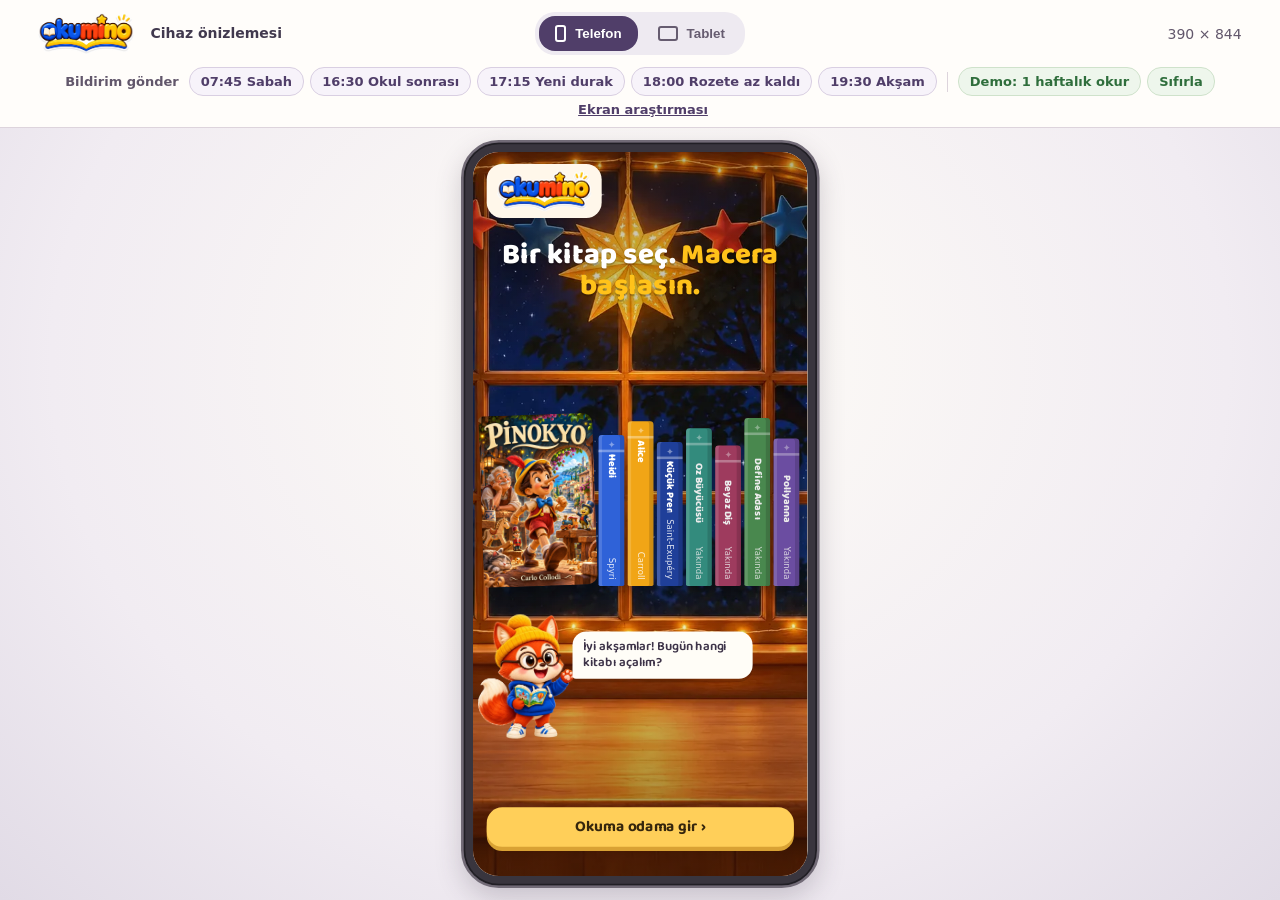
<file: index.html>
<!doctype html>
<html lang="tr"><head><meta charset="utf-8"><meta name="viewport" content="width=device-width, initial-scale=1"><title>Okumino · Cihaz önizlemesi</title><link rel="icon" href="assets/okumino_ikon.png"><link rel="stylesheet" href="cihaz.css"><script defer src="cihaz.js"></script></head>
<body><header><div class="bar"><div class="brand"><img src="assets/okumino_logo.webp" alt="Okumino"><span>Cihaz önizlemesi</span></div>
<div class="switch" role="group" aria-label="Önizleme cihazı"><button data-device="telefon" aria-pressed="true"><i></i>Telefon</button><button data-device="tablet" aria-pressed="false"><i></i>Tablet</button></div><output aria-live="polite">390 × 844</output></div>
<div class="sim" role="group" aria-label="Günlük bildirim simülasyonu"><b>Bildirim gönder</b>
<button data-notify="sabah">07:45 Sabah</button><button data-notify="okul">16:30 Okul sonrası</button><button data-notify="durak">17:15 Yeni durak</button><button data-notify="rozet">18:00 Rozete az kaldı</button><button data-notify="aksam">19:30 Akşam</button>
<span class="sep"></span><button data-demo="seed" class="alt">Demo: 1 haftalık okur</button><button data-demo="reset" class="alt">Sıfırla</button><a href="arastirma.html">Ekran araştırması</a></div></header>
<main><div class="stage"><div class="device"><iframe title="Okumino uygulaması" allow="microphone; fullscreen" allowfullscreen></iframe></div></div></main></body></html>
</file>
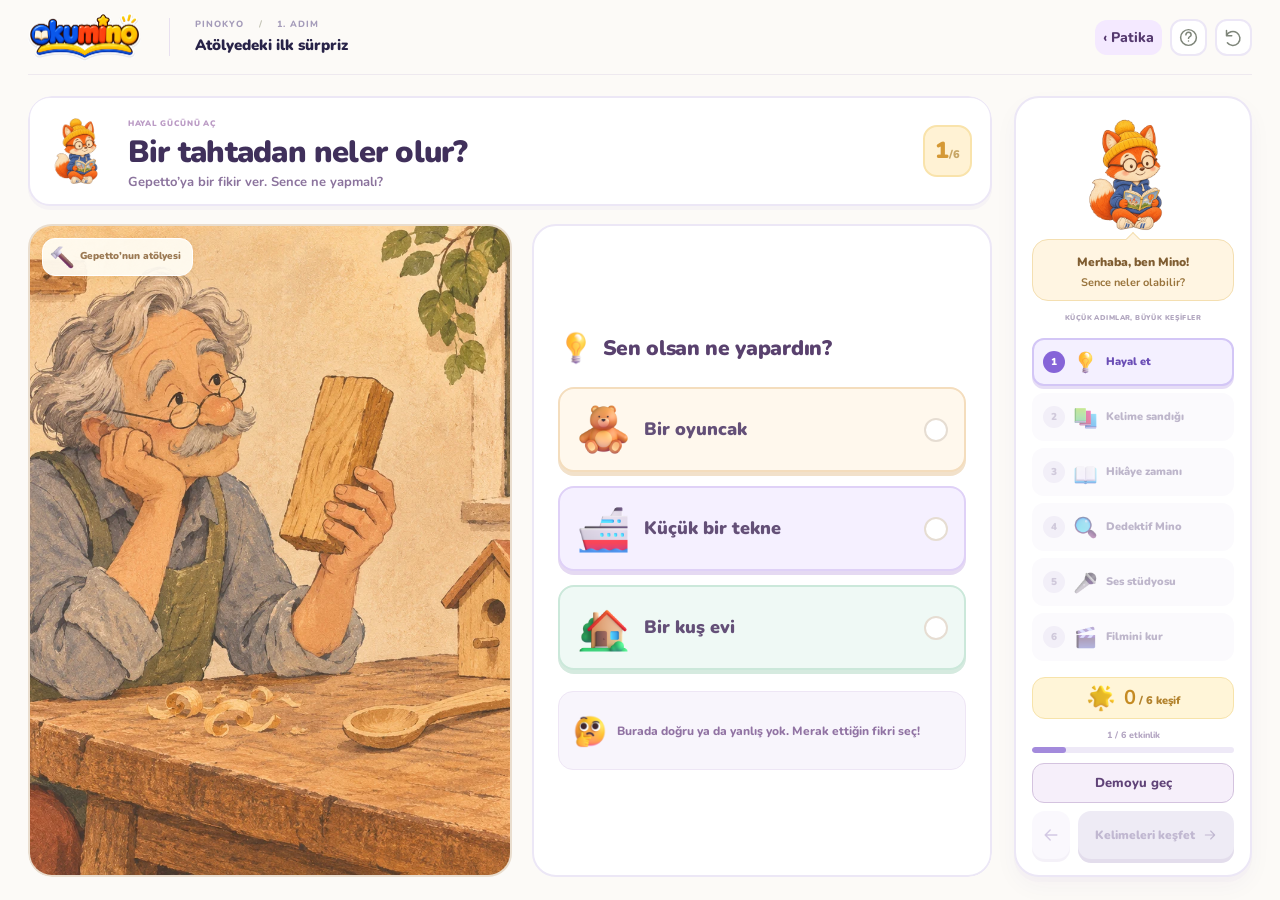
<file: pinokyo/index.html>
<!doctype html>
<html lang="tr">
<head>
  <meta charset="utf-8">
  <meta name="viewport" content="width=device-width,initial-scale=1,viewport-fit=cover">
  <meta name="theme-color" content="#fcfaf7">
  <meta name="description" content="Pinokyo'nun atölyesine gir. Altı küçük etkinlikle oku, keşfet ve kendi özet filmini kur. 3–4. sınıf için örnek okuma adımı.">
  <title>Atölyedeki İlk Sürpriz · Okumino</title>
  <link rel="icon" href="assets/favicon.png">
  <link rel="preconnect" href="https://fonts.googleapis.com">
  <link rel="preconnect" href="https://fonts.gstatic.com" crossorigin>
  <link href="https://fonts.googleapis.com/css2?family=Nunito:wght@400;600;700;800;900&display=swap" rel="stylesheet">
  <link rel="stylesheet" href="style.css?v=2">
  <link rel="stylesheet" href="playful.css?v=3">
</head>
<body>
  <svg class="symbol-library" aria-hidden="true" xmlns="http://www.w3.org/2000/svg"><defs>
    <symbol id="i-arrow" viewBox="0 0 24 24"><path d="M5 12h14m-6-6 6 6-6 6"/></symbol>
    <symbol id="i-back" viewBox="0 0 24 24"><path d="M19 12H5m6-6-6 6 6 6"/></symbol>
    <symbol id="i-check" viewBox="0 0 24 24"><path d="m5 12 4 4L19 6"/></symbol>
    <symbol id="i-sound" viewBox="0 0 24 24"><path d="m11 5-5 4H3v6h3l5 4V5zm4 3c3 2 3 6 0 8m3-11c5 4 5 10 0 14"/></symbol>
    <symbol id="i-book" viewBox="0 0 24 24"><path d="M12 5c-3-2-7-2-10-1v15c3-1 7-1 10 1 3-2 7-2 10-1V4c-3-1-7-1-10 1zm0 0v15"/></symbol>
    <symbol id="i-mic" viewBox="0 0 24 24"><rect x="9" y="2" width="6" height="13" rx="3"/><path d="M5 10v2a7 7 0 0 0 14 0v-2m-7 9v3m-4 0h8"/></symbol>
    <symbol id="i-play" viewBox="0 0 24 24"><path d="m8 5 11 7-11 7V5z"/></symbol>
    <symbol id="i-pause" viewBox="0 0 24 24"><path d="M8 5v14M16 5v14"/></symbol>
    <symbol id="i-reset" viewBox="0 0 24 24"><path d="M4 10a8 8 0 1 1 1 8M4 4v6h6"/></symbol>
    <symbol id="i-expand" viewBox="0 0 24 24"><path d="M8 3H3v5m13-5h5v5M3 16v5h5m13-5v5h-5"/></symbol>
    <symbol id="i-close" viewBox="0 0 24 24"><path d="m6 6 12 12M18 6 6 18"/></symbol>
    <symbol id="i-help" viewBox="0 0 24 24"><circle cx="12" cy="12" r="9"/><path d="M9 9a3 3 0 0 1 6 0c0 2-3 2-3 4m0 3v.1"/></symbol>
    <symbol id="i-star" viewBox="0 0 24 24"><path d="m12 3 2.8 5.7 6.2.9-4.5 4.4 1.1 6.2L12 17.3l-5.6 2.9 1.1-6.2L3 9.6l6.2-.9L12 3z"/></symbol>
  </defs></svg>

  <div class="lesson-app">
    <header class="topbar">
      <a class="brand" href="../oda.html#patika/pinokyo" data-library aria-label="Pinokyo patikasına dön"><img src="assets/okumino-logo.webp" width="110" height="48" alt="Okumino"></a>
      <div class="book-heading"><span>PINOKYO <span class="heading-separator">/</span> 1. ADIM</span><b>Atölyedeki ilk sürpriz</b></div>
      <div class="top-tools">
        <a class="path-exit" data-library href="../oda.html#patika/pinokyo">‹ Patika</a><button class="icon-button" type="button" data-action="help" aria-label="Nasıl oynanır?" title="Nasıl oynanır?"><svg><use href="#i-help"/></svg></button>
        <button class="icon-button fullscreen-tool" type="button" data-action="fullscreen" aria-label="Tam ekran" title="Tam ekran"><svg><use href="#i-expand"/></svg></button>
        <button class="icon-button" type="button" data-action="reset-dialog" aria-label="Adımı baştan başlat" title="Baştan başla"><svg><use href="#i-reset"/></svg></button>
      </div>
    </header>

    <div class="workspace">
      <aside class="journey-rail" aria-label="Bu adımın etkinlikleri">
        <div class="mino-note"><img src="assets/mino.webp" width="180" height="210" alt="Kitap okuyan Mino"><div class="mino-bubble"><b>Merhaba, ben Mino!</b><p id="minoNote">Birlikte keşfedelim.</p></div></div>
        <div class="rail-caption">KÜÇÜK ADIMLAR, BÜYÜK KEŞİFLER</div>
        <nav id="activityNav" class="activity-nav" aria-label="Etkinlikler"></nav>
        <div class="discovery-badge"><img src="assets/icons/glowing_star.png" width="35" height="35" alt=""><span><b id="discoveryCount">0</b> / 6 keşif</span></div>
        <footer class="lesson-footer">
          <div class="footer-progress"><span id="progressText">1 / 6 etkinlik</span><div class="progress-track" aria-hidden="true"><i id="progressFill"></i></div></div>
          <div class="footer-buttons"><button id="demoSkip" type="button" data-action="demo-skip">Demoyu geç</button><button id="previous" class="back-button" type="button" aria-label="Önceki etkinlik"><svg><use href="#i-back"/></svg><span>Geri</span></button><button id="next" class="primary-button" type="button"><span>Devam et</span><svg><use href="#i-arrow"/></svg></button></div>
        </footer>
      </aside>
      <main id="panel" class="lesson-panel" tabindex="-1" aria-label="Etkinlik"></main>
    </div>
  </div>

  <dialog id="infoDialog" class="info-dialog" aria-labelledby="dialogTitle"><button class="dialog-close icon-button" data-action="close-dialog" aria-label="Pencereyi kapat"><svg><use href="#i-close"/></svg></button><h2 id="dialogTitle"></h2><div id="dialogBody"></div></dialog>
  <div id="toast" class="toast" role="status" aria-live="polite" hidden></div>
  <noscript><div class="no-script">Bu küçük yolculuk için tarayıcında JavaScript açık olmalı.</div></noscript>
  <script src="app.js?v=3"></script>
</body>
</html>
</file>
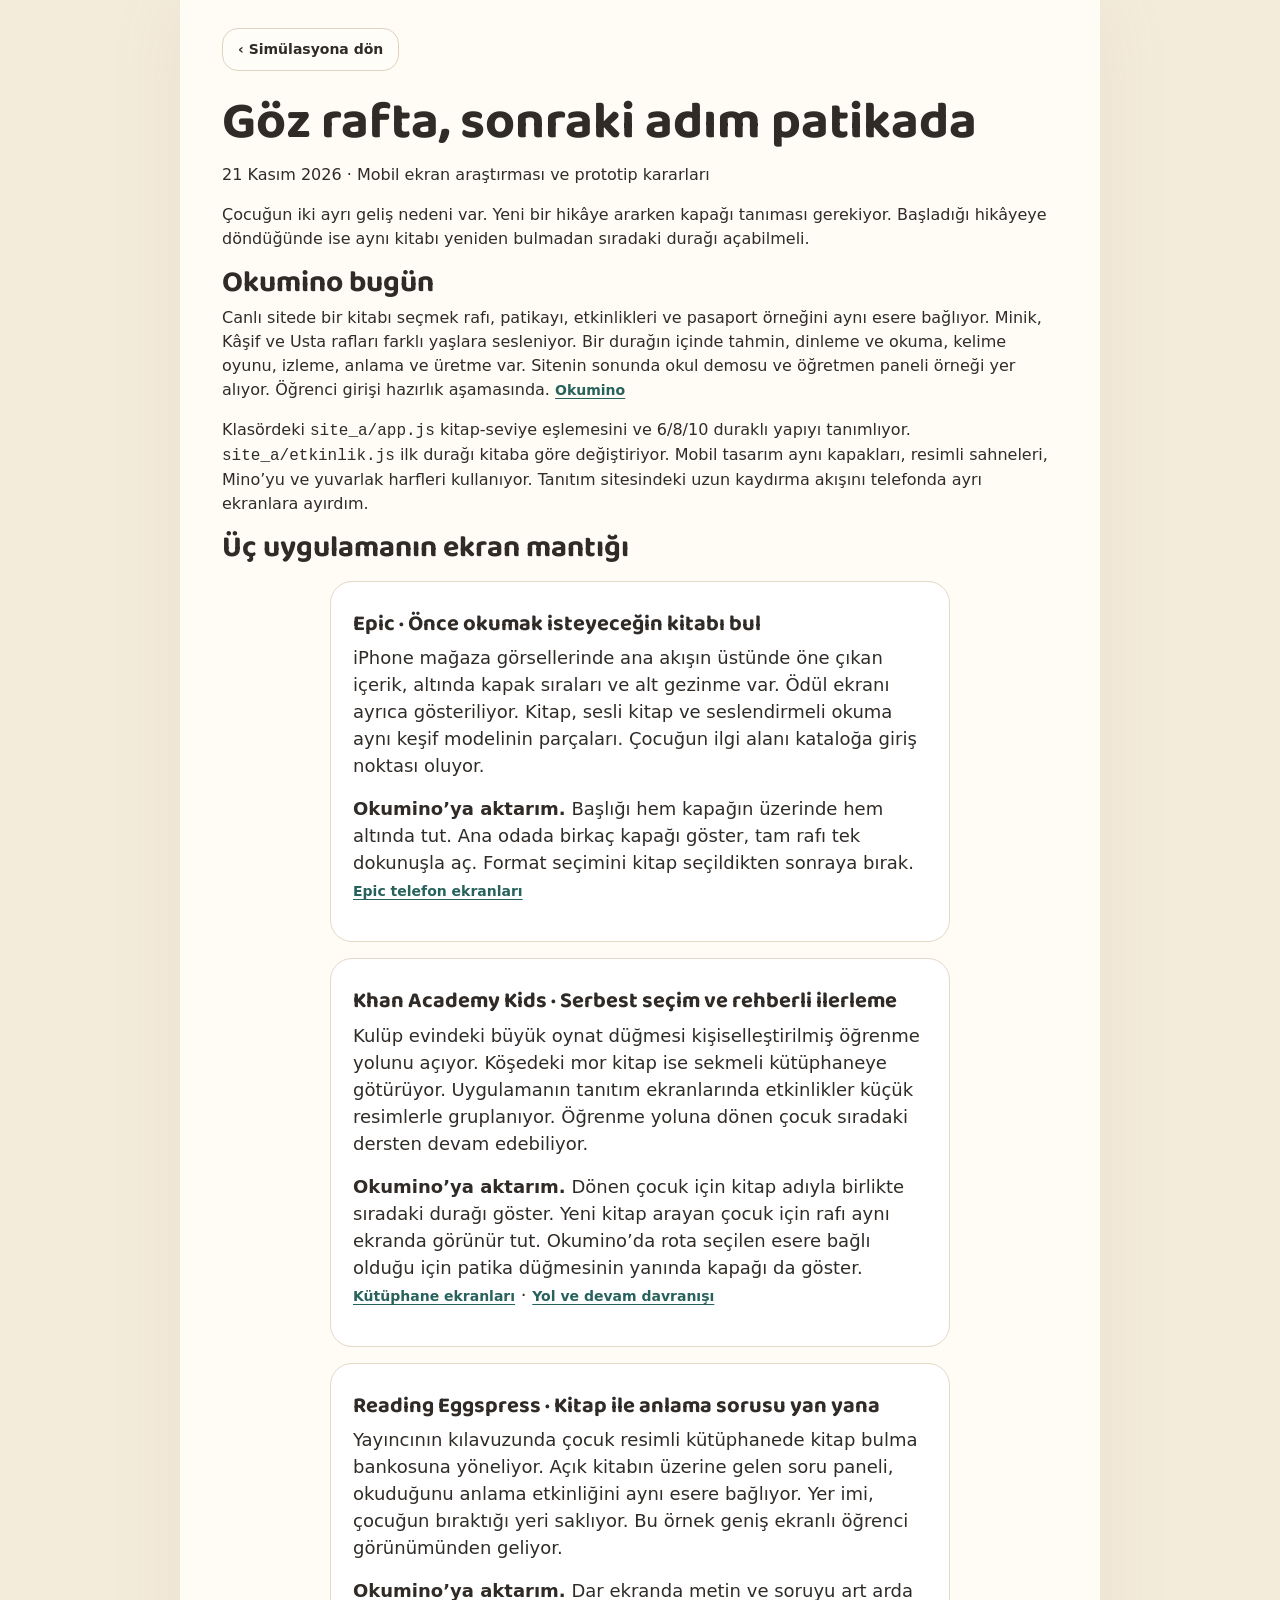
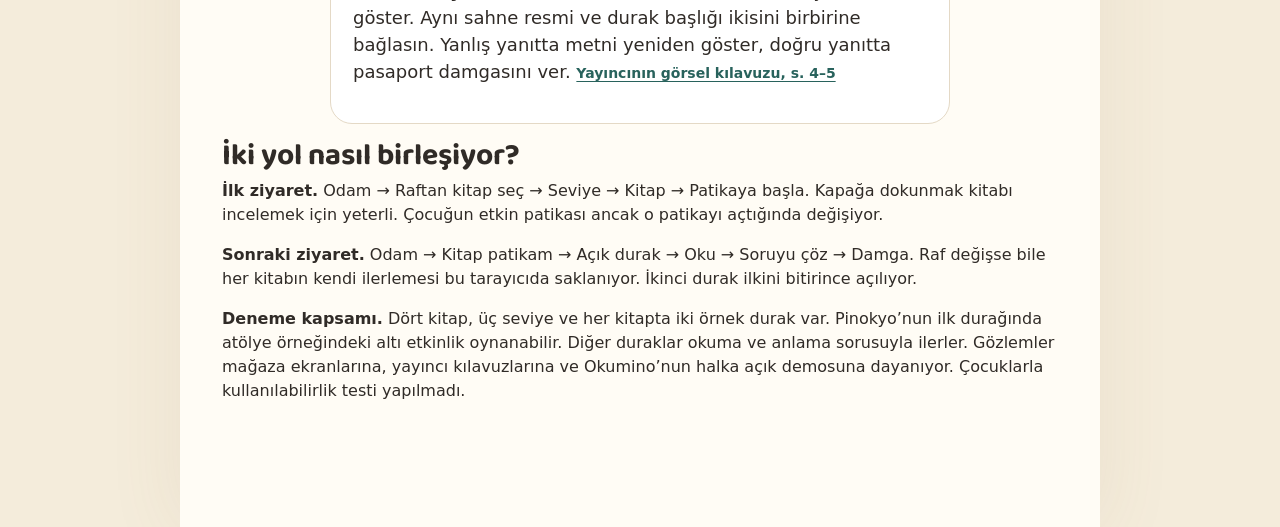
<file: arastirma.html>
<!doctype html><html lang="tr"><meta charset="utf-8"><meta name="viewport" content="width=device-width,initial-scale=1"><title>Okumino · Mobil ekran araştırması</title><link rel="stylesheet" href="style.css"><main class="shell" style="padding-top:28px"><a class="back" href="index.html">‹ Simülasyona dön</a><h1>Göz rafta, sonraki adım patikada</h1><p>21 Kasım 2026 · Mobil ekran araştırması ve prototip kararları</p><p>Çocuğun iki ayrı geliş nedeni var. Yeni bir hikâye ararken kapağı tanıması gerekiyor. Başladığı hikâyeye döndüğünde ise aynı kitabı yeniden bulmadan sıradaki durağı açabilmeli.</p>
<h2>Okumino bugün</h2><p>Canlı sitede bir kitabı seçmek rafı, patikayı, etkinlikleri ve pasaport örneğini aynı esere bağlıyor. Minik, Kâşif ve Usta rafları farklı yaşlara sesleniyor. Bir durağın içinde tahmin, dinleme ve okuma, kelime oyunu, izleme, anlama ve üretme var. Sitenin sonunda okul demosu ve öğretmen paneli örneği yer alıyor. Öğrenci girişi hazırlık aşamasında. <a class="link" href="https://okumino.app/">Okumino</a></p><p>Klasördeki <code>site_a/app.js</code> kitap-seviye eşlemesini ve 6/8/10 duraklı yapıyı tanımlıyor. <code>site_a/etkinlik.js</code> ilk durağı kitaba göre değiştiriyor. Mobil tasarım aynı kapakları, resimli sahneleri, Mino’yu ve yuvarlak harfleri kullanıyor. Tanıtım sitesindeki uzun kaydırma akışını telefonda ayrı ekranlara ayırdım.</p>
<h2>Üç uygulamanın ekran mantığı</h2><article class="panel"><h3>Epic · Önce okumak isteyeceğin kitabı bul</h3><p>iPhone mağaza görsellerinde ana akışın üstünde öne çıkan içerik, altında kapak sıraları ve alt gezinme var. Ödül ekranı ayrıca gösteriliyor. Kitap, sesli kitap ve seslendirmeli okuma aynı keşif modelinin parçaları. Çocuğun ilgi alanı kataloğa giriş noktası oluyor.</p><p><b>Okumino’ya aktarım.</b> Başlığı hem kapağın üzerinde hem altında tut. Ana odada birkaç kapağı göster, tam rafı tek dokunuşla aç. Format seçimini kitap seçildikten sonraya bırak. <a class="link" href="https://apps.apple.com/us/app/epic-kids-books-reading/id719219382">Epic telefon ekranları</a></p></article>
<article class="panel"><h3>Khan Academy Kids · Serbest seçim ve rehberli ilerleme</h3><p>Kulüp evindeki büyük oynat düğmesi kişiselleştirilmiş öğrenme yolunu açıyor. Köşedeki mor kitap ise sekmeli kütüphaneye götürüyor. Uygulamanın tanıtım ekranlarında etkinlikler küçük resimlerle gruplanıyor. Öğrenme yoluna dönen çocuk sıradaki dersten devam edebiliyor.</p><p><b>Okumino’ya aktarım.</b> Dönen çocuk için kitap adıyla birlikte sıradaki durağı göster. Yeni kitap arayan çocuk için rafı aynı ekranda görünür tut. Okumino’da rota seçilen esere bağlı olduğu için patika düğmesinin yanında kapağı da göster. <a class="link" href="https://khankids.zendesk.com/hc/en-us/articles/4403657703821-Find-books-and-lessons-in-the-Khan-Kids-Library">Kütüphane ekranları</a> · <a class="link" href="https://khankids.zendesk.com/hc/en-us/articles/360014856151-Learning-Topics-Using-Khan-Academy-Kids-in-Educational-Settings">Yol ve devam davranışı</a></p></article>
<article class="panel"><h3>Reading Eggspress · Kitap ile anlama sorusu yan yana</h3><p>Yayıncının kılavuzunda çocuk resimli kütüphanede kitap bulma bankosuna yöneliyor. Açık kitabın üzerine gelen soru paneli, okuduğunu anlama etkinliğini aynı esere bağlıyor. Yer imi, çocuğun bıraktığı yeri saklıyor. Bu örnek geniş ekranlı öğrenci görünümünden geliyor.</p><p><b>Okumino’ya aktarım.</b> Dar ekranda metin ve soruyu art arda göster. Aynı sahne resmi ve durak başlığı ikisini birbirine bağlasın. Yanlış yanıtta metni yeniden göster, doğru yanıtta pasaport damgasını ver. <a class="link" href="https://assets.ctfassets.net/lhzh8coidz9i/4ZcbNNJzMBn3PAjBll8KFK/8c6f15cdeb6dabb9aa9477b3e2afb71f/RE2202181700_US_PARENT_USER_GUIDE_REX.pdf">Yayıncının görsel kılavuzu, s. 4–5</a></p></article>
<h2>İki yol nasıl birleşiyor?</h2><p><b>İlk ziyaret.</b> Odam → Raftan kitap seç → Seviye → Kitap → Patikaya başla. Kapağa dokunmak kitabı incelemek için yeterli. Çocuğun etkin patikası ancak o patikayı açtığında değişiyor.</p><p><b>Sonraki ziyaret.</b> Odam → Kitap patikam → Açık durak → Oku → Soruyu çöz → Damga. Raf değişse bile her kitabın kendi ilerlemesi bu tarayıcıda saklanıyor. İkinci durak ilkini bitirince açılıyor.</p><p><b>Deneme kapsamı.</b> Dört kitap, üç seviye ve her kitapta iki örnek durak var. Pinokyo’nun ilk durağında atölye örneğindeki altı etkinlik oynanabilir. Diğer duraklar okuma ve anlama sorusuyla ilerler. Gözlemler mağaza ekranlarına, yayıncı kılavuzlarına ve Okumino’nun halka açık demosuna dayanıyor. Çocuklarla kullanılabilirlik testi yapılmadı.</p></main></html>
</file>
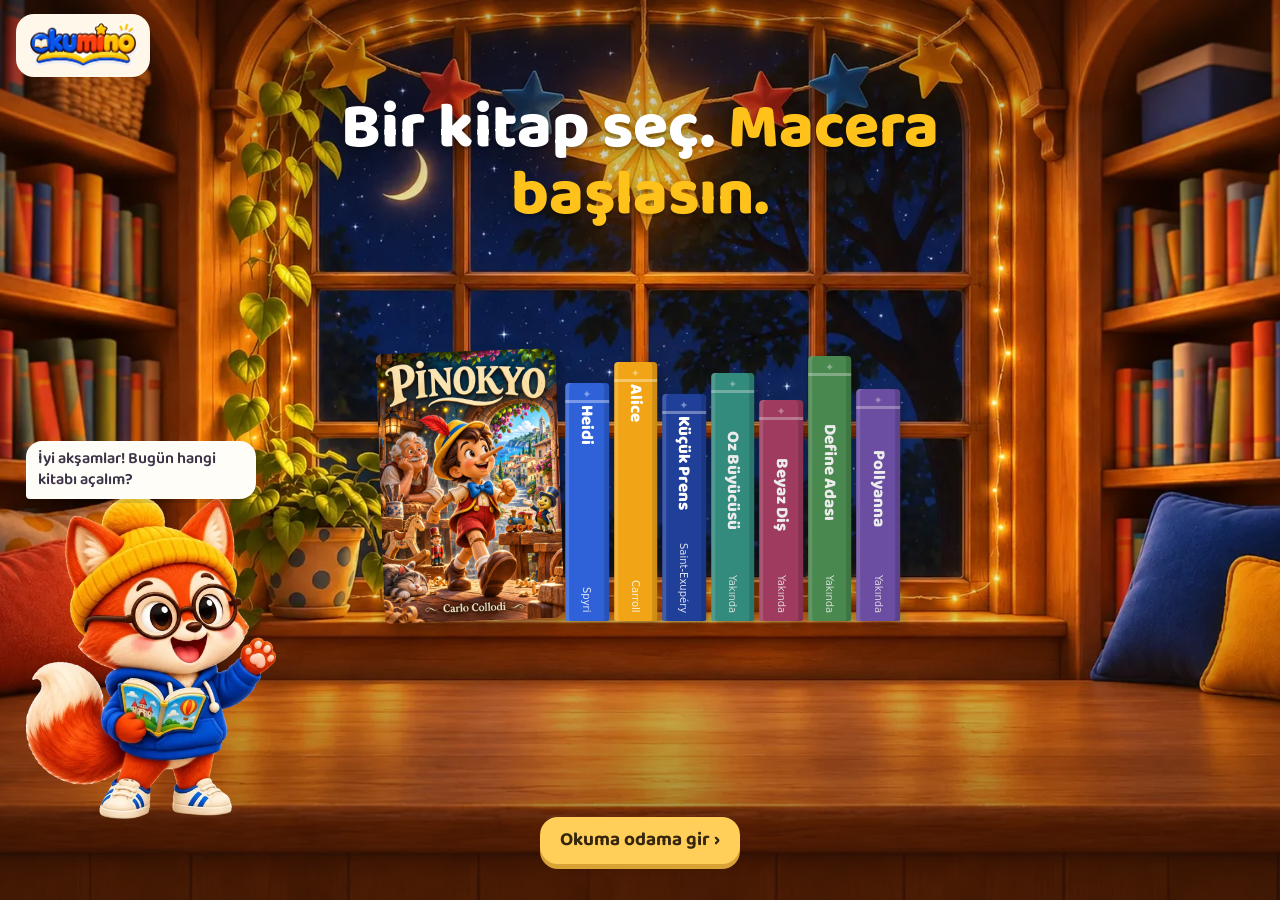
<file: oda.html>
<!doctype html>
<html lang="tr"><head><meta charset="utf-8"><meta name="viewport" content="width=device-width, initial-scale=1, viewport-fit=cover"><meta name="theme-color" content="#fcf8ef"><title>Okumino · Okuma Odam</title><link rel="icon" href="assets/okumino_ikon.png"><link rel="stylesheet" href="style.css"><link rel="stylesheet" href="oyun.css"><link rel="stylesheet" href="sevimli.css">
<script defer src="kitaplar.js"></script><script defer src="gunluk.js"></script><script defer src="okuma.js"></script><script defer src="bildirim.js"></script><script defer src="app.js"></script></head>
<body><div class="shell"><header></header><main id="screen" tabindex="-1"></main><nav aria-label="Ana menü"></nav></div></body></html>
</file>
<file: cihaz.css>
*{box-sizing:border-box}html,body{margin:0;font-family:system-ui,sans-serif;color:#41394e}body{background:radial-gradient(ellipse at 50% 40%,#fffdf7 0,#f1ecf2 65%,#e1dbe6);min-height:100dvh}header{position:relative;z-index:1;background:#fffdfa;border-bottom:1px solid #ddd4dc}.bar{display:grid;grid-template-columns:1fr auto 1fr;align-items:center;gap:16px;padding:12px clamp(12px,3vw,48px)}.sim{display:flex;flex-wrap:wrap;align-items:center;justify-content:center;gap:6px;padding:0 12px 10px;font-size:13px}.sim b{color:#62576b;margin-right:4px}.sim button{border:1px solid #d9cfe2;background:#f7f3fa;border-radius:14px;padding:6px 11px;font:inherit;font-weight:700;color:#503e69;cursor:pointer}.sim button:hover{background:#ece4f3}.sim .alt{background:#eef6ec;border-color:#cfe2cb;color:#2f6e3c}.sim .sep{width:1px;height:20px;background:#ddd4dc;margin:0 4px}.sim a{color:#503e69;font-weight:700;margin-left:6px}.brand{display:flex;align-items:center;gap:16px;font-size:14px;font-weight:650}.brand img{width:96px}.switch{display:flex;gap:4px;padding:4px;border-radius:20px;background:#eeeaf1}.switch button{display:flex;align-items:center;gap:9px;border:0;background:none;padding:9px 16px;border-radius:16px;font-weight:750;color:#665c70;cursor:pointer}.switch button[aria-pressed=true]{background:#503e69;color:white}.switch i{display:inline-block;width:11px;height:17px;border:2px solid currentColor;border-radius:3px}.switch button:last-child i{width:20px;height:15px}output{justify-self:end;font-size:14px;color:#62576b}main{display:grid;place-items:center;padding:12px 8px}.stage{position:relative}.device{position:absolute;left:0;top:0;transform-origin:top left;background:#39353e;border:3px solid #726b77;border-radius:44px;padding:11px;box-shadow:0 12px 30px #41374738,inset 0 0 0 2px #211f25}.device.tablet{border-radius:30px;padding:15px}iframe{display:block;background:#fffcf5;border:0;border-radius:30px}.tablet iframe{border-radius:14px}@media(max-width:700px){.bar{gap:6px;padding:8px}.sim{font-size:12px}.sim b,.sim .sep{display:none}.brand span{display:none}.brand img{width:72px}.switch button{padding:8px 11px}output{font-size:11px}}@media(max-width:380px){output{display:none}.bar{grid-template-columns:1fr auto}}
</file>
<file: pinokyo/style.css>
:root{--paper:#fffdf7;--page:#f4f0e7;--ink:#38463c;--soft:#85897d;--green:#526f59;--green-dark:#3e5844;--sage:#e9eee4;--line:#e5e3d8;--clay:#b86d4c;--sand:#f3e6cc;--serif:'Lora',Georgia,serif;--ui:'Nunito',system-ui,sans-serif}
*{box-sizing:border-box}html,body{width:100%;height:100%;margin:0;overflow:hidden}body{background:var(--page);color:var(--ink);font:600 16px/1.5 var(--ui);-webkit-font-smoothing:antialiased}button,a{-webkit-tap-highlight-color:transparent}button{font:inherit;color:inherit;cursor:pointer}button:disabled{cursor:default}a{color:inherit}button:focus-visible,a:focus-visible{outline:3px solid #c69048;outline-offset:4px}button{touch-action:manipulation}img{display:block;max-width:100%}svg{width:21px;height:21px;fill:none;stroke:currentColor;stroke-width:1.7;stroke-linecap:round;stroke-linejoin:round;flex:none}.symbol-library{position:absolute;width:0;height:0;overflow:hidden}.lesson-app{height:100dvh;max-width:1480px;margin:auto;display:grid;grid-template-rows:84px minmax(0,1fr) 88px;padding:0 42px;gap:0}.topbar{display:flex;align-items:center;gap:32px;border-bottom:1px solid var(--line)}.brand{flex:none;text-decoration:none}.brand img{width:110px;height:auto}.book-heading{border-left:1px solid #d9dccf;padding-left:25px;display:flex;flex-direction:column;gap:2px}.book-heading>span{font-size:9px;letter-spacing:.12em;color:#919487;font-weight:800}.heading-separator{margin:0 10px;color:#c4c4b6}.book-heading>b{font-size:14px;font-weight:800}.top-tools{margin-left:auto;display:flex;gap:8px}.icon-button{height:38px;width:38px;display:inline-grid;place-items:center;border:1px solid var(--line);border-radius:50%;background:transparent;color:#7e8579}.icon-button:hover{background:var(--paper);color:var(--green)}.workspace{min-height:0;display:grid;grid-template-columns:165px minmax(0,1fr);gap:34px;padding-top:27px}.journey-rail{display:flex;flex-direction:column;min-height:0;padding:12px 0 0}.rail-caption{font-size:8px;letter-spacing:.12em;color:#9b9c8f;font-weight:900;margin:0 0 22px 6px}.activity-nav{display:flex;flex-direction:column;gap:12px}.activity-item{display:flex;align-items:center;gap:12px;text-align:left;background:none;border:0;padding:4px 6px;border-radius:12px;color:#9a9d91;position:relative;min-height:38px;white-space:nowrap}.activity-item:disabled{opacity:.65}.activity-item .activity-number{display:grid;place-items:center;width:28px;height:28px;flex:none;border:1px solid #d9ddcf;border-radius:50%;font-size:11px;font-weight:800}.activity-item .activity-number svg{width:14px;height:14px}.activity-item>b{font-size:12px;font-weight:700}.activity-item.current{color:var(--green);background:#e5e9df}.activity-item.current .activity-number{background:var(--green);border-color:var(--green);color:#fff}.activity-item.done{color:#6d8067}.activity-item.done .activity-number{background:#e1e8d8;border-color:#d5dec9}.mino-note{margin-top:auto;display:flex;flex-direction:column;align-items:center;padding-bottom:15px;min-height:0}.mino-note>img{width:110px;height:130px;object-fit:contain;min-height:0}.mino-note>p{font:500 12px/1.5 var(--serif);text-align:center;color:#8e917f;max-width:140px;margin:8px 0 0}.lesson-panel{background:var(--paper);min-height:0;border:1px solid #e5e2d6;border-radius:24px;overflow:hidden;box-shadow:0 6px 0 #e8e4d755,0 14px 40px #4a513b04;outline:none;position:relative}.screen{height:100%;display:flex;flex-direction:column;padding:clamp(22px,3vw,46px);gap:18px;min-height:0}.screen.entering{animation:screenIn .26s ease-out}.eyebrow{margin:0;color:#9b9d8a;font-size:9px;font-weight:900;letter-spacing:.13em;text-transform:uppercase}.screen-title{font:500 clamp(25px,2.65vw,37px)/1.22 var(--serif);letter-spacing:-.035em;margin:0;color:var(--ink)}.screen-subtitle{margin:8px 0 0;color:#92927f;font-size:13px;font-weight:600;line-height:1.55}.intro-layout{display:grid;grid-template-columns:1fr 1fr;gap:clamp(24px,4vw,62px);align-items:center;flex:1;min-height:0}.intro-art{height:100%;min-height:0;position:relative;display:flex;align-items:center;justify-content:center}.intro-art>img{width:100%;max-height:100%;object-fit:contain;border-radius:10px}.art-caption{position:absolute;bottom:4%;left:6%;font:italic 12px var(--serif);color:#9b8668}.intro-copy{min-height:0;display:flex;flex-direction:column;justify-content:center;gap:23px}.intro-copy .screen-title{font-size:clamp(28px,3vw,40px)}.intro-copy .screen-title>em{font-style:normal;color:var(--clay)}.choice-list{display:flex;flex-direction:column;gap:11px}.answer-button{display:flex;align-items:center;gap:13px;background:none;border:1px solid #e3e2d6;border-radius:13px;padding:14px 16px;text-align:left;min-height:53px;transition:background .16s,border-color .16s,transform .16s;font-size:14px;font-weight:700;line-height:1.4}.answer-button:hover{border-color:#b3bca5;background:#f9f9ef}.answer-button.selected,.answer-button.correct{background:#eef2e7;border-color:#8da17c}.answer-button.retry{border-color:#d9bda0;background:#faf3e8}.answer-letter{width:25px;height:25px;border:1px solid #d9ddce;border-radius:7px;display:grid;place-items:center;flex:none;font-size:10px;font-weight:800;color:#969e8c}.answer-button.selected .answer-letter,.answer-button.correct .answer-letter{background:var(--green);color:#fff;border-color:var(--green)}.answer-button .answer-mark{width:17px;height:17px;margin-left:auto}.feedback{min-height:35px;font-size:12px;line-height:1.55;color:#8c8d7a;margin:0}.feedback.good{color:#617b53}.feedback.hint{color:#a37342}.quiet-rule{display:flex;align-items:center;gap:9px;font-size:10px;color:#aaa995}.quiet-rule::before{content:"";width:20px;height:1px;background:#c9cbbd}.lesson-footer{display:flex;align-items:center;gap:20px;padding-left:199px}.back-button{display:flex;align-items:center;gap:9px;background:none;border:0;font-size:12px;color:#8f9486;padding:12px 0}.back-button:disabled{visibility:hidden}.back-button svg{width:16px;height:16px}.footer-progress{margin:0 auto;font-size:9px;font-weight:800;color:#989c8d;min-width:105px;text-align:center}.progress-track{height:3px;background:#e2e5d9;border-radius:20px;margin-top:7px;overflow:hidden}.progress-track i{display:block;height:100%;width:16.66%;background:#819572;border-radius:20px;transition:width .3s}.primary-button{border:1px solid var(--green);background:var(--green);color:#fffdf7;border-radius:12px;min-height:45px;padding:0 20px;display:inline-flex;align-items:center;justify-content:center;gap:24px;font-size:12px;font-weight:800;box-shadow:0 3px 0 #3e5544;transition:background .16s,transform .16s,box-shadow .16s;white-space:nowrap}.primary-button:hover:not(:disabled){background:var(--green-dark);transform:translateY(-1px);box-shadow:0 4px 0 #3e5544}.primary-button:disabled{background:#dce1d3;border-color:#dce1d3;color:#a2aa97;box-shadow:none}.primary-button svg{width:16px;height:16px}.sub-progress{color:#a5a591;font-size:10px;font-weight:800;margin-left:auto}.screen-heading{display:flex;align-items:center;gap:18px}.word-layout{flex:1;min-height:0;display:grid;grid-template-columns:.85fr 1fr;gap:48px;align-items:center}.word-card{background:#f1eddf;border-radius:16px;position:relative;height:100%;max-height:330px;min-height:0;display:flex;align-items:center;justify-content:center;flex-direction:column;gap:16px;border:1px solid #e9e3d1}.word-card::before{content:"";height:1px;width:50px;background:#c7c3a9}.word-card .word{font:500 clamp(32px,4.5vw,56px)/1 var(--serif);color:#827253;letter-spacing:-.04em}.word-card>span:last-child{font-size:10px;color:#a3987a;font-style:italic}.task-copy{display:flex;flex-direction:column;gap:20px;min-height:0}.task-copy h3{font:500 24px/1.4 var(--serif);margin:0;letter-spacing:-.025em}.small-pill{font-size:9px;border:1px solid #dedfce;border-radius:30px;padding:4px 10px;color:#93957e;display:inline-flex;gap:7px;align-items:center}.small-pill svg{width:12px;height:12px}.reader-screen{gap:14px}.reader-toolbar{display:flex;align-items:center;gap:8px;flex-wrap:wrap}.reader-toolbar>.screen-title{font-size:27px;margin-right:auto}.text-tool{border:1px solid var(--line);border-radius:8px;min-height:33px;padding:0 10px;display:inline-flex;gap:6px;align-items:center;background:transparent;font-size:11px}.text-tool svg{height:14px;width:14px}.text-tool:hover{background:var(--sage)}.reader-layout{flex:1;min-height:0;display:grid;grid-template-columns:1.5fr .8fr;gap:34px;padding-top:15px}.reader-page{display:flex;flex-direction:column;min-height:0;gap:12px}.reading-prose{font-family:var(--serif);font-weight:400;letter-spacing:.005em;line-height:1.8;color:#4e5749;word-spacing:.03em;overflow-wrap:break-word}.reading-copy{flex:1;min-height:0;overflow:hidden;margin:0}.reading-copy p{margin:0}.reader-aside{display:flex;min-height:0;align-items:center;flex-direction:column;justify-content:center}.reader-aside img{width:100%;max-height:80%;object-fit:contain;border-radius:8px}.reader-aside span{font:italic 11px/1.6 var(--serif);color:#a1a08c;text-align:center;margin-top:15px}.page-controls{display:flex;align-items:center;justify-content:space-between;gap:12px;border-top:1px solid var(--line);padding-top:12px}.page-label{font-size:10px;color:#949984}.page-control{border:0;background:none;display:flex;align-items:center;gap:6px;font-size:11px;padding:5px 0;color:var(--green)}.page-control svg{width:16px;height:16px}.page-control:disabled{opacity:.3}.reader-note{font-size:10px;color:#9d9f8e;margin:0}.evidence-layout{flex:1;min-height:0;display:grid;grid-template-columns:.9fr 1fr;align-items:center;gap:42px}.evidence-picture{display:flex;flex-direction:column;min-height:0;gap:12px}.evidence-picture img{max-height:300px;width:100%;object-fit:contain;border-radius:8px}.mino-says{font:500 16px/1.6 var(--serif);margin:0;padding:14px 17px;background:#f5f0df;border-radius:14px;color:#918064;position:relative}.mino-says small{display:block;font:800 9px var(--ui);color:#b69b71;margin-bottom:5px;letter-spacing:.08em}.proof-button{font-size:13px;font-weight:600;padding:14px;min-height:60px}.studio-layout{flex:1;min-height:0;display:flex;flex-direction:column;justify-content:center;gap:24px;max-width:700px;width:100%;margin:auto}.mood-picker{display:flex;gap:9px;align-items:center;flex-wrap:wrap}.mood-picker>span{font-size:10px;color:#9d9d89;margin-right:5px}.mood-button{border:1px solid var(--line);background:transparent;border-radius:25px;padding:7px 15px;font-size:12px}.mood-button.selected{background:var(--sand);border-color:#d7c8a2;color:#856f45}.studio-quote{font:500 clamp(27px,3.5vw,42px)/1.5 var(--serif);text-align:center;padding:20px 30px;color:#6d735f;letter-spacing:-.03em;margin:0;border-top:1px solid var(--line);border-bottom:1px solid var(--line)}.studio-quote em{font-style:normal;color:var(--clay)}.record-row{display:flex;align-items:center;justify-content:center;gap:14px;flex-wrap:wrap}.record-button{min-height:46px;border:1px solid #b2bea3;background:#eff2e8;border-radius:12px;display:inline-flex;align-items:center;gap:10px;padding:0 18px;font-size:12px;color:#5e7353}.record-button.recording{background:#f9e9e0;color:#b46d4e;border-color:#d9a389}.record-button.recording svg{animation:recordPulse 1s infinite}.record-status{font-size:10px;text-align:center;color:#9c9e8c;min-height:16px;margin:0}.read-confirm{display:flex;align-items:center;justify-content:center;gap:10px;font-size:12px;color:#7f8c70;cursor:pointer}.read-confirm input{width:17px;height:17px;accent-color:var(--green)}.record-playback{max-width:290px;height:32px}.order-screen{gap:14px}.order-help{font-size:12px;color:#969982;margin:0}.scene-order{flex:1;min-height:0;display:grid;grid-template-columns:repeat(3,minmax(0,1fr));gap:18px;align-items:center}.scene-card{padding:9px 9px 14px;background:#faf8f0;border:1px solid var(--line);border-radius:14px;display:flex;align-items:center;flex-direction:column;gap:12px;position:relative;min-height:0;width:100%;align-self:center;transition:transform .2s,border-color .2s}.scene-card:hover{transform:translateY(-4px)}.scene-card.selected{border-color:#9aa989;background:#f0f3e8}.scene-card img{width:100%;height:clamp(120px,23vh,225px);object-fit:cover;border-radius:7px}.scene-card>b{font-size:12px;font-weight:700;text-align:center}.order-number{width:29px;height:29px;display:grid;place-items:center;border:1px dashed #c8cdbc;border-radius:50%;font-size:12px;color:#a0a88f}.selected .order-number{background:var(--green);color:white;border-style:solid;border-color:var(--green)}.order-utility{display:flex;justify-content:space-between;align-items:center;min-height:28px;gap:20px}.quiet-button{border:0;background:none;color:#9b9985;text-decoration:underline;text-underline-offset:4px;font-size:10px;padding:5px 0}.film-screen{padding:22px 32px;gap:12px}.film-top{display:flex;align-items:center;gap:15px}.film-top .screen-title{font-size:25px}.film-top>span{margin-left:auto;font-size:10px;color:#9e9d89}.film-frame{flex:1;min-height:0;position:relative;background:#ede8db;border-radius:14px;overflow:hidden;display:flex;align-items:center;justify-content:center}.film-frame img{width:100%;height:100%;object-fit:contain;transform-origin:50% 55%}.film-frame.playing img{animation:filmDrift 7s linear both}.film-caption{font:500 17px/1.5 var(--serif);text-align:center;margin:0;color:#7e826f;min-height:26px}.film-controls{display:flex;justify-content:center;gap:15px;align-items:center}.film-controls button{min-height:32px}.film-dots{display:flex;gap:6px;align-items:center}.film-dots>i{width:5px;height:5px;background:#d1d5c4;border-radius:50%}.film-dots>i.active{background:var(--green)}.completion-screen{align-items:center;text-align:center;justify-content:center;gap:18px}.completion-screen>img{height:130px;width:150px;object-fit:contain}.completion-screen .screen-title{font-size:38px}.completion-kicker{font-size:10px;letter-spacing:.1em;color:#9a9e84;margin:0}.completion-screen p{font-size:14px;color:#8d927e;margin:0;max-width:400px;line-height:1.7}.completion-chips{display:flex;gap:10px;flex-wrap:wrap;justify-content:center}.completion-chips>span{font-size:10px;border:1px solid var(--line);border-radius:25px;padding:6px 13px;color:#7d8c6d}.completion-chips svg{width:12px;height:12px;vertical-align:middle;margin-right:4px}.info-dialog{max-width:420px;width:calc(100% - 36px);border:1px solid var(--line);border-radius:20px;background:var(--paper);padding:34px;color:var(--ink);box-shadow:0 30px 100px #25392322}.info-dialog::backdrop{background:#31423355;backdrop-filter:blur(3px)}.info-dialog h2{font:500 25px var(--serif);margin:0 0 18px;padding-right:20px}.info-dialog p{font-size:13px;line-height:1.7;color:#8b927d;margin:12px 0}.info-dialog .dialog-actions{display:flex;gap:12px;margin-top:22px;align-items:center}.dialog-close{position:absolute;top:15px;right:15px;width:29px;height:29px}.dialog-close svg{width:16px;height:16px}.word-definition{display:block;padding:10px 0;border-top:1px solid var(--line);font-size:13px}.word-definition>b{display:block;color:var(--green);font-size:15px}.toast{position:fixed;bottom:94px;left:50%;transform:translateX(-50%);max-width:min(420px,calc(100% - 30px));background:#e8edde;border:1px solid #ccd7bd;border-radius:12px;padding:12px 18px;font-size:12px;color:#637553;box-shadow:0 5px 20px #0001;z-index:20;text-align:center}.no-script{position:fixed;inset:0;background:var(--paper);display:grid;place-items:center;padding:30px;z-index:99}.sr-only{position:absolute;width:1px;height:1px;overflow:hidden;clip:rect(0,0,0,0);white-space:nowrap}.feedback:empty{visibility:hidden}[hidden]{display:none!important}@keyframes screenIn{from{opacity:0;transform:translateY(5px)}to{opacity:1;transform:none}}@keyframes recordPulse{50%{opacity:.35}}@keyframes filmDrift{from{transform:scale(1)}to{transform:scale(1.045)}}
@media(min-height:900px){.lesson-app{grid-template-rows:98px minmax(0,1fr) 108px;max-height:1100px}.screen{padding:46px}.intro-art>img{max-height:500px}.lesson-panel{border-radius:28px}.workspace{padding-top:36px}.choice-list{gap:15px}.answer-button{padding:17px}.mino-note>img{width:135px;height:155px}}
@media(max-width:1050px){.lesson-app{padding:0 24px;grid-template-rows:74px minmax(0,1fr) 76px}.workspace{grid-template-columns:128px minmax(0,1fr);gap:22px;padding-top:20px}.lesson-footer{padding-left:150px}.rail-caption{font-size:7px}.activity-item{gap:8px;padding:4px 0}.activity-item>b{font-size:11px}.activity-item .activity-number{width:25px;height:25px}.screen{padding:26px;gap:15px}.intro-layout{gap:25px}.intro-copy{gap:18px}.intro-copy .screen-title{font-size:31px}.answer-button{padding:12px;font-size:13px}.word-layout,.evidence-layout{gap:24px}.reader-layout{grid-template-columns:1.4fr .65fr;gap:20px}.studio-layout{gap:18px}.scene-order{gap:11px}}
@media(max-width:760px){.lesson-app{padding:0 17px;grid-template-rows:65px minmax(0,1fr) 73px}.topbar{gap:15px}.brand img{width:89px}.book-heading{padding-left:15px}.book-heading>span{font-size:8px}.book-heading>b{font-size:11px}.top-tools{gap:5px}.top-tools>.icon-button{width:30px;height:30px}.top-tools svg{width:17px;height:17px}.fullscreen-tool{display:none}.workspace{display:flex;flex-direction:column;gap:12px;padding-top:12px}.journey-rail{padding:0;flex:none}.rail-caption,.mino-note{display:none}.activity-nav{flex-direction:row;justify-content:center;gap:12px}.activity-item{min-height:29px;padding:0;gap:0;border-radius:50%}.activity-item>b{display:none}.activity-item .activity-number{width:26px;height:26px;font-size:10px}.activity-item.current{background:none}.lesson-panel{flex:1;border-radius:18px}.lesson-footer{padding-left:0;gap:15px}.screen{padding:24px;gap:15px}.intro-layout{grid-template-columns:.85fr 1fr;gap:20px}.intro-copy .screen-title{font-size:29px}.intro-copy{gap:15px}.reader-layout{grid-template-columns:1fr}.reader-aside{display:none}.reader-toolbar>.screen-title{font-size:25px}.scene-card img{height:clamp(95px,20vh,180px)}.film-screen{padding:20px}.film-caption{font-size:15px}.completion-screen>img{height:110px}.completion-screen .screen-title{font-size:31px}}
@media(max-width:540px){.lesson-app{padding:0 13px;grid-template-rows:58px minmax(0,1fr) 68px}.topbar{gap:12px}.brand img{width:79px}.book-heading{padding-left:12px}.book-heading>b{font-size:10px}.book-heading>span{font-size:7px;letter-spacing:.07em}.heading-separator{margin:0 5px}.top-tools{gap:4px}.top-tools .icon-button{width:27px;height:27px}.top-tools svg{width:15px;height:15px}.workspace{gap:10px;padding-top:10px}.activity-nav{gap:16px}.activity-item .activity-number{width:24px;height:24px;font-size:9px}.screen{padding:20px;gap:12px}.screen-title{font-size:25px}.eyebrow{font-size:8px}.intro-layout{display:flex;flex-direction:column;gap:10px;align-items:stretch}.intro-art{flex:0 1 36%;max-height:39%;min-height:85px}.intro-art>img{height:100%;width:100%;object-fit:contain}.art-caption{display:none}.intro-copy{flex:1;gap:12px;justify-content:flex-start}.intro-copy .screen-title{font-size:25px;line-height:1.2}.intro-copy .screen-title br{display:none}.choice-list{gap:8px}.answer-button{padding:10px 12px;min-height:43px;font-size:12px;gap:10px}.answer-letter{width:22px;height:22px;font-size:9px}.feedback{font-size:10px;line-height:1.45;min-height:28px}.quiet-rule{font-size:9px}.footer-progress{font-size:8px;min-width:80px}.back-button{font-size:10px;gap:5px}.back-button svg{width:13px;height:13px}.primary-button{min-height:41px;padding:0 14px;font-size:11px;gap:13px}.primary-button svg{width:14px;height:14px}.lesson-footer{gap:10px}.word-layout{display:flex;flex-direction:column;gap:18px;align-items:stretch;justify-content:center}.word-card{height:90px;flex:none;gap:10px;border-radius:12px}.word-card::before{display:none}.word-card .word{font-size:36px}.word-card>span:last-child{font-size:9px}.task-copy{gap:13px}.task-copy h3{font-size:21px}.screen-heading{gap:10px}.sub-progress{font-size:8px;white-space:nowrap}.reader-toolbar{gap:5px}.reader-toolbar>.screen-title{width:100%;font-size:24px;margin:0 0 5px}.text-tool{font-size:10px;min-height:29px;padding:0 8px}.reader-layout{padding-top:5px}.page-controls{padding-top:10px;gap:5px}.page-control{font-size:10px}.page-label{font-size:9px}.reader-note{font-size:9px}.evidence-layout{display:flex;flex-direction:column;gap:13px;align-items:stretch}.evidence-picture{height:35%;flex:none;flex-direction:row;gap:12px;align-items:center}.evidence-picture>img{width:46%;height:100%;object-fit:contain}.mino-says{font-size:12px;line-height:1.6;padding:10px;flex:1}.mino-says small{font-size:7px}.proof-button{min-height:47px;font-size:11px;padding:10px}.evidence-layout>.task-copy{flex:1;justify-content:center}.studio-layout{gap:18px}.mood-picker{gap:6px}.mood-picker>span{width:100%;font-size:9px}.mood-button{font-size:11px;padding:6px 13px}.studio-quote{font-size:26px;padding:18px 3px}.record-button{font-size:11px;padding:0 13px;min-height:42px}.record-row{gap:8px}.record-status{font-size:9px}.read-confirm{font-size:11px}.order-help{font-size:11px}.scene-order{display:flex;flex-direction:column;justify-content:center;gap:10px}.scene-card{display:grid;grid-template-columns:76px minmax(0,1fr) 25px;gap:12px;padding:7px 11px 7px 7px;border-radius:10px}.scene-card img{width:76px;height:74px;object-fit:cover}.scene-card>b{font-size:11px;text-align:left}.order-number{width:25px;height:25px;font-size:11px}.order-utility{gap:10px}.film-screen{padding:17px;gap:14px}.film-top .screen-title{font-size:23px}.film-top>span{font-size:8px}.film-frame{border-radius:10px}.film-caption{font-size:14px;min-height:44px}.film-controls{gap:13px}.completion-screen{gap:17px}.completion-screen>img{height:105px}.completion-screen .screen-title{font-size:30px}.completion-screen p{font-size:12px}.completion-chips{gap:6px}.completion-chips>span{font-size:9px;padding:5px 9px}.toast{bottom:78px;font-size:11px}}
@media(max-height:690px){.lesson-app{grid-template-rows:56px minmax(0,1fr) 63px}.workspace{padding-top:12px}.screen{padding:18px;gap:10px}.intro-copy{gap:13px}.intro-copy .screen-title{font-size:28px}.answer-button{min-height:42px;padding:10px 12px}.choice-list{gap:8px}.mino-note>img{height:88px;width:85px}.mino-note>p{font-size:10px;margin-top:3px}.activity-nav{gap:7px}.rail-caption{margin-bottom:10px}.studio-layout{gap:13px}.studio-quote{padding:10px 15px;font-size:29px}.evidence-picture img{max-height:200px}.word-card{max-height:240px}.completion-screen>img{height:85px}.completion-screen .screen-title{font-size:28px}.completion-screen{gap:12px}}
@media(max-width:540px) and (max-height:720px){.screen{padding:14px;gap:9px}.intro-art{max-height:25%;min-height:65px}.intro-copy .screen-title{font-size:22px}.intro-copy{gap:9px}.answer-button{min-height:38px;padding:8px 10px;font-size:11px}.choice-list{gap:6px}.feedback{font-size:9px;min-height:26px}.word-layout{gap:12px}.word-card{height:72px}.word-card .word{font-size:30px}.task-copy h3{font-size:18px}.reader-toolbar>.screen-title{font-size:21px}.reader-toolbar{gap:4px}.reader-layout{padding-top:0}.evidence-picture{height:25%}.mino-says{font-size:10px;padding:7px}.task-copy{gap:9px}.proof-button{font-size:10px;min-height:40px}.studio-layout{gap:12px}.studio-quote{font-size:23px;padding:12px 0}.scene-card{grid-template-columns:55px minmax(0,1fr) 24px;padding:6px}.scene-card img{width:55px;height:51px}.scene-card>b{font-size:10px}.scene-order{gap:8px}.order-help{font-size:10px}.mood-picker{gap:5px}.mood-button{font-size:10px;padding:5px 10px}.read-confirm{font-size:10px}.record-button{font-size:10px;min-height:36px}.record-status{font-size:8px}.studio-quote{margin:0}.completion-screen>img{height:72px}.completion-screen .screen-title{font-size:25px}}
@media(max-height:480px) and (min-width:541px){.lesson-app{grid-template-rows:47px minmax(0,1fr) 52px;padding:0 16px}.workspace{padding-top:8px;gap:8px}.journey-rail{display:none}.lesson-panel{border-radius:12px}.screen{padding:15px;gap:8px}.screen-title,.intro-copy .screen-title{font-size:24px}.intro-layout{grid-template-columns:.85fr 1.2fr;gap:24px}.intro-copy{gap:10px}.eyebrow{font-size:7px}.feedback{min-height:24px;font-size:10px}.answer-button{min-height:35px;padding:7px 10px;font-size:11px}.answer-letter{height:20px;width:20px}.choice-list{gap:6px}.word-layout,.evidence-layout{gap:20px}.word-card{height:100%;max-height:200px}.task-copy{gap:10px}.task-copy h3{font-size:20px}.screen-subtitle{font-size:11px;margin-top:4px}.reader-toolbar>.screen-title{font-size:22px}.reader-layout{padding-top:0}.reader-note{display:none}.reader-toolbar .text-tool{min-height:28px}.studio-layout{display:grid;grid-template-columns:1fr 1fr;gap:10px 25px;align-items:center}.studio-quote{grid-row:1/5;font-size:27px;border:0;padding:10px}.mood-picker{grid-column:2}.record-row{grid-column:2;gap:8px}.record-status,.read-confirm{grid-column:2}.scene-card img{height:95px}.scene-card{gap:7px;padding:6px}.scene-card>b{font-size:10px}.order-number{height:23px;width:23px}.film-screen{display:grid;grid-template-columns:1.3fr 1fr;grid-template-rows:auto 1fr auto}.film-top{grid-column:1/-1}.film-frame{grid-row:2/4}.film-caption{align-self:center}.film-controls{grid-column:2}.completion-screen>img{display:none}.completion-screen .screen-title{font-size:27px}}
@media(max-height:480px) and (min-width:541px){.workspace{grid-template-columns:minmax(0,1fr)}}
@media(prefers-reduced-motion:reduce){*,*::before,*::after{animation:none!important;transition:none!important}.scene-card:hover{transform:none}}
</file>
<file: pinokyo/playful.css>
/* Okumino activity design, informed by the user's Talentcup reference. */
:root{--page:#fcfaf7;--paper:#fff;--ink:#282348;--soft:#8d88a4;--green:#7b60d4;--green-dark:#6246b6;--sage:#f1edfc;--line:#ece7f6;--clay:#e18a38;--sand:#fff2d7;--serif:var(--ui)}
body{font-weight:700;color:#514b6b;background:var(--page)}
.lesson-app{max-width:1460px;height:100dvh;max-height:none;padding:0 28px 23px;grid-template-rows:75px minmax(0,1fr)}
.topbar{border-color:#eee9ef;gap:28px}.brand img{width:113px}.book-heading>b{font-size:15px;font-weight:900;color:var(--ink)}.book-heading>span{color:#a49bb9;font-size:9px}.book-heading{border-color:#e8e0f0}.top-tools>.icon-button{border:2px solid var(--line);border-radius:12px;background:white;width:37px;height:37px}.top-tools>.icon-button:hover{background:var(--sage)}
.workspace{display:grid;grid-template-columns:minmax(0,1fr) 238px;gap:22px;padding-top:21px;min-height:0}
.journey-rail{grid-column:2;grid-row:1;min-height:0;background:#fff;border:2px solid var(--line);border-radius:25px;box-shadow:0 5px 0 #eee8f155,0 10px 25px #3d226409;padding:16px;gap:10px;display:flex;flex-direction:column}
.lesson-panel{grid-column:1;grid-row:1;background:transparent;border:0;border-radius:24px;box-shadow:none;min-width:0;overflow:hidden}
.mino-note{order:0;margin:0;padding:0;min-height:0;flex:none;position:relative;gap:4px}
.mino-note>img{width:107px;height:121px;object-fit:contain;position:relative;z-index:1}
.mino-bubble{background:#fff5e2;border:1.5px solid #f4dfb1;border-radius:16px;padding:9px 10px;position:relative;text-align:center;width:100%}
.mino-bubble::before{content:"";position:absolute;width:9px;height:9px;background:#fff5e2;border-left:1.5px solid #f4dfb1;border-top:1.5px solid #f4dfb1;top:-6px;left:calc(50% - 5px);transform:rotate(45deg)}
.mino-bubble>b{font-size:12px;font-weight:900;color:#805e32}.mino-bubble>p{font:700 11px/1.35 var(--ui);color:#a08052;margin:3px 0 0}
.rail-caption{order:1;font-size:7px;color:#b1a6bf;letter-spacing:.06em;margin:2px 0 0;text-align:center}
.activity-nav{order:2;gap:7px;flex:1;min-height:0;justify-content:center}
.activity-item{gap:8px;padding:6px 9px;min-height:39px;max-height:48px;flex:1;border:2px solid transparent;border-radius:12px;color:#9387aa;background:#faf8fd}
.activity-item .activity-number{width:22px;height:22px;font-size:10px;border:0;background:#eae5f4;color:#b1a6c4;font-weight:900}.activity-item .activity-number svg{width:12px;height:12px}
.activity-item>b{font-size:11px;font-weight:900}.activity-item:disabled{opacity:.6}.activity-item.current{color:#6b4eb6;border-color:#d3c6f6;background:#f4f0ff;box-shadow:0 3px 0 #e6ddf6}.activity-item.current .activity-number{background:#8664d8;color:white}
.activity-item.done{color:#249569;background:#f1faf5}.activity-item.done .activity-number{background:#42bd8e;color:white}.nav-symbol{width:25px;height:25px;object-fit:contain;flex:none}
.discovery-badge{order:3;display:flex;justify-content:center;align-items:center;gap:8px;background:#fff5d8;border:1.5px solid #f7e3aa;padding:5px 9px;border-radius:13px;flex:none;color:#b3832e;font-size:11px;font-weight:900}.discovery-badge>img{width:30px;height:30px;object-fit:contain}.discovery-badge b{font-size:20px;color:#c58b23}
.lesson-footer{order:4;padding:0;display:flex;flex-direction:column;align-items:stretch;gap:10px;flex:none;min-height:0}
.footer-progress{margin:0;font-size:9px;min-width:0;text-align:center;color:#b3a5c2}.progress-track{margin-top:5px;background:#eee9f7;height:6px}.progress-track i{background:#a38adc}
.footer-buttons{display:flex;gap:8px;align-items:stretch;width:100%}.back-button{width:38px;min-height:48px;justify-content:center;align-items:center;flex:none;padding:0;background:#f3effb;color:#9278bd;box-shadow:0 3px 0 #e6ddef;border-radius:13px}.back-button>span{display:none}.back-button svg{width:20px;height:20px}.back-button:disabled{visibility:visible;opacity:.4}
.primary-button{min-width:0;flex:1;min-height:48px;padding:0 11px;gap:7px;font-size:12px;font-weight:900;border:0;border-radius:13px;background:#8062d6;box-shadow:0 4px 0 #6245b3;white-space:normal;line-height:1.25}
.primary-button>span{min-width:0}.primary-button:hover:not(:disabled){background:#7657ca;box-shadow:0 5px 0 #6245b3}.primary-button:active:not(:disabled){transform:translateY(3px);box-shadow:0 1px 0 #6245b3}.primary-button:disabled{background:#eeebf5;color:#c1b8d1;box-shadow:0 4px 0 #e3ddec}
.screen{border:2px solid var(--line);border-radius:24px;background:white;padding:26px;gap:18px;box-shadow:0 5px 0 #ece5ef55;overflow:hidden}
.screen-title{font:900 clamp(26px,2.7vw,37px)/1.15 var(--ui);letter-spacing:-.025em;color:#2b234e}.screen-subtitle{color:#9991ae;font-weight:700}.eyebrow{display:flex;align-items:center;gap:9px;color:#8d78b4;letter-spacing:.035em;font-weight:900;font-size:11px}.eyebrow>img{width:33px;height:33px;object-fit:contain}.quiet-rule{color:#a99bb5;font-size:11px}.feedback{font-size:13px;font-weight:800;color:#9a88ae;min-height:36px}.feedback.good{color:#239a72}.feedback.hint{color:#d18650}.sub-progress{font-size:11px;font-weight:900;background:#f3edff;color:#997bce;border-radius:10px;padding:6px 10px}
.intro-screen{border:0;box-shadow:none;background:none;padding:0;gap:18px}
.mission-heading{display:flex;align-items:center;gap:15px;flex:none;min-height:90px;background:#fff;border:2px solid var(--line);box-shadow:0 4px 0 #eae4f155;border-radius:22px;padding:11px 18px}
.mission-heading>img{width:65px;height:72px;object-fit:contain;flex:none}.mission-heading>div{min-width:0}.mission-kicker{color:#bb9bc5;font-size:8px;letter-spacing:.09em;font-weight:900}.mission-heading .screen-title{font-size:clamp(24px,2.4vw,33px);margin:2px 0 3px}.mission-heading p{margin:0;font-size:13px;color:#9b8bb0;font-weight:700}.mission-count{margin-left:auto;background:#fff2d4;color:#d59935;border:2px solid #f9e3ab;border-radius:14px;padding:7px 10px;font-size:23px;font-weight:900;flex:none}.mission-count>span{font-size:11px;color:#c8a665}
.intro-layout{display:grid;grid-template-columns:1.05fr 1fr;gap:20px;flex:1;min-height:0;align-items:stretch}
.intro-art{position:relative;display:block;min-height:0;overflow:hidden;border:2px solid #e9ddce;border-radius:24px;background:#f5e5cf;height:auto}
.intro-art>img{width:100%;height:100%;max-height:none;object-fit:cover;border-radius:0;object-position:45% 50%}
.picture-sticker{position:absolute;left:12px;top:12px;background:#fffdf5eb;border:1.5px solid #fff;border-radius:13px;padding:5px 11px 5px 6px;color:#9b7953;font-size:10px;font-weight:900;display:flex;gap:5px;align-items:center;box-shadow:0 3px 10px #82683315}.picture-sticker>img{width:26px;height:26px;object-fit:contain}
.intro-copy{background:white;border:2px solid var(--line);border-radius:24px;padding:24px;display:flex;flex-direction:column;justify-content:center;gap:21px;min-height:0}
.choice-heading{display:flex;gap:9px;align-items:center;flex:none}.choice-heading>img{width:36px;height:36px;object-fit:contain}.choice-heading>h2{font-size:21px;font-weight:900;line-height:1.2;margin:0;color:#4e3e70;letter-spacing:-.015em}
.choice-list{gap:12px}.answer-button{border:2px solid #ece4f5;border-radius:16px;min-height:61px;background:white;padding:14px 16px;font-size:16px;font-weight:800;box-shadow:0 4px 0 #ede7f2;color:#51446d}
.answer-button:hover{border-color:#cebfe9;background:#fbf9ff;transform:translateY(-2px)}.answer-button.selected,.answer-button.correct{background:#edf9f2;border-color:#69bf9b;box-shadow:0 4px 0 #badfca;color:#2b946a}.answer-button.retry{border-color:#e8af98;background:#fff3ed;box-shadow:0 4px 0 #f0d3c2;color:#bf735c}
.answer-letter{width:30px;height:30px;font-size:12px;font-weight:900;border:0;background:#f0ebf9;color:#b09bcf;border-radius:9px}.answer-button.correct .answer-letter{background:#43ac7f;border-color:#43ac7f}.answer-button.selected .answer-letter{background:#7e60d0}.answer-button .answer-mark{width:19px;height:19px}
.idea-list{gap:14px}.idea-choice{min-height:85px;padding:10px 16px;gap:13px;align-items:center;border:2px solid #f4ddbd;box-shadow:0 4px 0 #f2e1ca;background:#fff8ed;font-size:18px}.idea-choice>img{width:55px;height:55px;object-fit:contain;flex:none}.idea-choice>b{font-weight:900}.idea-1{background:#f5f0ff;border-color:#dfd1f7;box-shadow:0 4px 0 #e5d9f2}.idea-2{background:#eff9f5;border-color:#cbe8da;box-shadow:0 4px 0 #d5eadf}
.idea-choice:hover{background:#fffefa;border-color:#c5b5e2}.idea-check{margin-left:auto;width:24px;height:24px;display:grid;place-items:center;border-radius:50%;border:2px solid #e6ddd2;background:#fff;flex:none}.idea-check svg{width:15px;height:15px}.idea-choice.selected .idea-check{border-color:#44ae83;background:#44ae83;color:white}
.guide-feedback{display:flex;gap:10px;align-items:center;background:#f8f5fc;border:1.5px solid #eee6f5;border-radius:15px;padding:12px 14px;min-height:79px;flex:none}.guide-feedback>img{width:34px;height:34px;object-fit:contain;flex:none}.guide-feedback .feedback{margin:0;min-height:0;font-size:12px;line-height:1.55;color:#a58db6}.guide-feedback.has-choice{background:#f0f9f3;border-color:#d8eddf}.guide-feedback.has-choice .feedback{color:#459978}
.word-layout{gap:26px;align-items:center}.word-card{background:#fff5e4;border:2px solid #f4dfb5;box-shadow:0 5px 0 #f2e1c955;max-height:370px;border-radius:25px;gap:20px}.word-card::before{display:none}.word-picture{width:95px;height:95px;object-fit:contain}.word-card .word{font:900 clamp(35px,4.2vw,56px)/1.1 var(--ui);letter-spacing:-.02em;color:#a97a3c}.word-card>span:last-child{font-size:12px;font-weight:800;font-style:normal;color:#b39466}.task-copy h3{font:900 26px/1.2 var(--ui)}.task-copy{gap:19px}
.reader-toolbar{padding-bottom:14px;border-bottom:2px solid #f1ebf7}.reader-toolbar>.screen-title{font-size:27px}.text-tool{border:2px solid #eae2f5;border-radius:10px;font-size:12px;min-height:36px;color:#8b71b1;background:#faf7ff;font-weight:900}.text-tool:hover{background:#f0e7ff}.reading-prose{font-family:var(--ui);font-weight:700;line-height:1.75;letter-spacing:.01em;color:#50476a}.reader-layout{gap:28px}.reader-aside img{border:3px solid #f3e8d7;box-shadow:0 4px 0 #eadcc755;border-radius:19px}.reader-aside span{font:800 12px/1.5 var(--ui);color:#b39db8}.page-controls{border-top:2px solid #f0e9f7}.page-control{font-size:12px;font-weight:900;color:#8d6ac7}.page-label{font-size:11px;font-weight:900;color:#b49dcc}.reader-note{font-size:10px;color:#c1b3c9}
.evidence-layout{gap:25px}.evidence-picture img{border:2px solid #eee0cc;border-radius:20px}.mino-says{background:#fff4dc;border:2px solid #f5e1ac;border-radius:19px;color:#a17b3b;font:900 18px/1.5 var(--ui);padding:17px}.mino-says small{font-size:9px;font-weight:900;color:#d0a35f}.proof-button{font-size:14px;min-height:70px}.studio-quote{font:900 clamp(26px,3vw,39px)/1.5 var(--ui);color:#8770b2;background:#f7f2ff;border:2px solid #e9def7;border-radius:21px;padding:26px}.studio-quote em{color:#e6a34e}.mood-button{border:2px solid #e9dff5;color:#a58cc3;font-size:13px;font-weight:900;border-radius:13px;padding:8px 15px;background:#fcfaff}.mood-button.selected{border-color:#dab9ec;background:#f4e7ff;color:#9871b5}.mood-picker>span{color:#b8a3c7;font-size:11px}.record-button{min-height:51px;padding:0 20px;font-size:14px;background:#f1eaff;border:2px solid #d5c4f3;color:#9672ca;box-shadow:0 4px 0 #e2d4f5;border-radius:15px;font-weight:900}.record-button.recording{background:#fff0e5;border-color:#e8b18f;color:#cd8d65}.record-status{color:#b4a4c1;font-size:11px}.read-confirm{font-size:13px;color:#a68cb8;font-weight:800}.read-confirm input{accent-color:#9671cb}
.scene-card{border:2px solid #e9e1f5;border-radius:19px;padding:10px 10px 15px;background:#fff;box-shadow:0 5px 0 #eee7f3;gap:14px}.scene-card img{border-radius:11px}.scene-card.selected{border-color:#a492cc;background:#f9f5ff}.scene-card>b{font-size:14px;font-weight:900;color:#8d72af}.order-number{width:34px;height:34px;font-weight:900;font-size:16px;background:#f7f1ff;border:2px dashed #d6c7e9;color:#c5afd9}.selected .order-number{background:#ad90d6;border-color:#ad90d6}.order-help{font-size:13px;color:#af97c1;font-weight:800}.quiet-button{font-size:11px;color:#b197c1;font-weight:800}.film-frame{border-radius:22px;border:3px solid #e9ddf4;background:#fcf8f3}.film-caption{font:900 18px/1.5 var(--ui);color:#a286ba}.film-top .screen-title{font-size:28px}.film-top>span{color:#b09ac3}.completion-screen .screen-title{font:900 38px/1.2 var(--ui);color:#7d62a4}.completion-screen p{color:#a691b7;font-weight:800}.completion-chips>span{border:2px solid #e3d6f2;background:#faf7ff;font-size:12px;color:#a18abb;font-weight:900}.completion-kicker{color:#ba98c9}.info-dialog{border:2px solid #e9def5;border-radius:24px}.info-dialog h2{font:900 26px var(--ui);color:#7c60a5}.info-dialog p{color:#a58bb5;font-weight:800}.toast{background:#f3ecff;border:2px solid #ddc9f3;border-radius:16px;color:#9675b7;font-size:13px;font-weight:900}.word-definition{color:#a28ab1;border-color:#eadff3}.word-definition>b{color:#9675bb}
@media(max-height:800px) and (min-width:761px){.lesson-app{grid-template-rows:64px minmax(0,1fr);padding-bottom:18px}.workspace{padding-top:14px;gap:17px;grid-template-columns:minmax(0,1fr) 222px}.journey-rail{padding:13px;gap:8px}.mino-note>img{height:78px;width:83px}.mino-bubble{padding:7px}.mino-bubble>b{font-size:11px}.mino-bubble>p{font-size:10px}.activity-item{min-height:34px;padding:4px 7px}.activity-item>b{font-size:10px}.nav-symbol{width:22px;height:22px}.activity-nav{gap:5px}.rail-caption{font-size:6px}.discovery-badge{padding:2px 7px}.discovery-badge>img{width:24px;height:24px}.discovery-badge b{font-size:17px}.lesson-footer{gap:7px}.primary-button,.back-button{min-height:43px}.mission-heading{min-height:73px;padding:8px 13px;gap:12px}.mission-heading>img{width:51px;height:58px}.mission-heading .screen-title{font-size:27px}.mission-heading p{font-size:12px}.mission-kicker{font-size:7px}.intro-screen{gap:14px}.intro-copy{padding:20px;gap:16px}.choice-heading>h2{font-size:19px}.idea-choice{min-height:72px;font-size:17px;padding:8px 13px}.idea-choice>img{height:47px;width:47px}.idea-list{gap:12px}.guide-feedback{min-height:65px;padding:10px}.guide-feedback .feedback{font-size:11px}.screen{padding:22px;gap:15px}.screen.intro-screen{padding:0}.screen-title{font-size:30px}.answer-button{font-size:14px;min-height:53px;padding:12px}.studio-layout{gap:17px}.word-picture{width:72px;height:72px}.scene-card img{height:clamp(110px,24vh,195px)}}
@media(max-width:1050px) and (min-width:761px){.lesson-app{padding-left:18px;padding-right:18px}.workspace{grid-template-columns:minmax(0,1fr) 198px;gap:15px}.journey-rail{padding:10px;gap:7px}.activity-item{gap:5px;padding:5px}.activity-item>b{font-size:9px}.activity-item .activity-number{width:19px;height:19px;font-size:9px}.nav-symbol{width:21px;height:21px}.intro-layout{gap:14px;grid-template-columns:.9fr 1fr}.intro-copy{padding:17px;gap:13px}.choice-heading>h2{font-size:18px}.choice-heading>img{width:28px;height:28px}.idea-choice{min-height:72px;font-size:15px;padding:8px 11px;gap:9px}.idea-choice>img{width:42px;height:42px}.idea-check{width:21px;height:21px}.guide-feedback{padding:9px;gap:7px;min-height:66px}.guide-feedback>img{height:28px;width:28px}.mission-heading .screen-title{font-size:25px}.mission-count{font-size:20px;padding:5px 8px}.screen{padding:21px}.intro-screen{padding:0}.proof-button{font-size:12px}}
@media(max-width:760px){
 .lesson-app{padding:0 16px;grid-template-rows:62px minmax(0,1fr) 76px;height:100dvh}.topbar{gap:15px}.brand img{width:93px}.book-heading>b{font-size:11px}.book-heading>span{font-size:7px}.workspace{display:flex;flex-direction:column;gap:12px;padding-top:12px}.journey-rail{order:0;padding:0;display:block;flex:none;width:100%;background:none;border:0;box-shadow:none;border-radius:0}.journey-rail .mino-note,.rail-caption,.discovery-badge{display:none}.activity-nav{display:flex;flex-direction:row;justify-content:center;gap:15px}.activity-item{flex:none;min-height:29px;max-height:29px;min-width:29px;padding:0;border:0;background:transparent;border-radius:50%}.activity-item .activity-number{width:29px;height:29px;font-size:11px;border:2px solid #e6ddf2;background:#f6f2fc;color:#c9bbdb}.activity-item>b,.nav-symbol{display:none}.activity-item.current{background:none;box-shadow:none;border:0}.activity-item.current .activity-number{background:#9c80d3;border-color:#9c80d3;color:#fff;box-shadow:0 3px 0 #dfd0ef}.activity-item.done .activity-number{background:#6ac9a1;border-color:#6ac9a1;color:white}.lesson-panel{order:1;flex:1;width:100%;border:0;border-radius:20px}
 .lesson-footer{position:fixed;z-index:5;left:16px;right:16px;bottom:max(14px,env(safe-area-inset-bottom));padding:0;background:var(--page);height:47px;display:flex;flex-direction:row;gap:12px}.footer-progress{display:none}.footer-buttons{width:100%;height:100%;gap:10px}.back-button{width:45px;min-height:47px;border-radius:14px}.primary-button{min-height:47px;font-size:15px;gap:14px;border-radius:15px}.screen{padding:22px;border-radius:20px;gap:15px}.screen-title{font-size:28px}.intro-screen{padding:0;border-radius:0;gap:12px}.mission-heading{min-height:79px;padding:8px 12px;gap:11px;border-radius:18px}.mission-heading>img{width:49px;height:58px}.mission-heading .screen-title{font-size:23px}.mission-heading p{font-size:11px;margin:3px 0 0;line-height:1.3}.mission-kicker{font-size:6px}.mission-count{font-size:18px;padding:4px 7px;border-radius:10px}.mission-count>span{font-size:8px}.intro-layout{display:grid;grid-template-columns:1fr 1fr;gap:13px}.intro-art{height:100%;max-height:none;min-height:0;border-radius:19px;flex:1}.intro-copy{border-radius:19px;padding:17px;gap:15px;justify-content:center}.choice-heading>h2{font-size:18px}.choice-heading>img{width:29px;height:29px}.idea-choice{min-height:73px;font-size:15px;padding:9px 11px;gap:9px}.idea-choice>img{width:42px;height:42px}.guide-feedback{padding:9px;min-height:73px;gap:7px;border-radius:13px}.guide-feedback .feedback{font-size:10px}.guide-feedback>img{width:28px;height:28px}.idea-check{width:21px;height:21px}.feedback{font-size:12px}.word-picture{width:65px;height:65px}.word-layout{gap:20px}.reader-toolbar>.screen-title{font-size:25px}.reading-prose{font-weight:700}.evidence-picture img{border-radius:16px}.task-copy{gap:16px}.answer-button{font-size:14px;padding:12px;min-height:53px}.scene-card>b{font-size:12px}.film-caption{font-size:16px}.toast{bottom:80px;font-size:12px}
}
@media(max-width:540px){
 .lesson-app{padding:0 12px;grid-template-rows:56px minmax(0,1fr) 72px}.topbar{gap:11px}.brand img{width:83px}.book-heading{padding-left:12px}.book-heading>b{font-size:10px}.top-tools>.icon-button{width:28px;height:28px;border-radius:9px}.workspace{gap:10px;padding-top:10px}.activity-nav{gap:15px}.activity-item .activity-number{width:25px;height:25px;font-size:9px}.activity-item{min-width:25px;min-height:25px;max-height:25px}.screen{padding:18px;gap:12px}.screen-title{font-size:25px}.eyebrow{font-size:10px}.eyebrow>img{width:25px;height:25px}.sub-progress{font-size:9px;padding:4px 7px}.intro-screen{padding:0;gap:10px}.mission-heading{padding:8px 10px;gap:8px;min-height:73px}.mission-heading>img{width:43px;height:51px}.mission-heading .screen-title{font-size:21px;line-height:1.12}.mission-heading p{font-size:10px}.mission-count{display:none}.intro-layout{display:flex;flex-direction:column;gap:10px}.intro-art{height:0;flex:1.05;max-height:41%;min-height:65px;border-radius:17px}.intro-art>img{object-position:50% 43%;object-fit:cover}.picture-sticker{top:8px;left:8px;padding:3px 8px 3px 4px;font-size:8px;border-radius:9px}.picture-sticker>img{width:20px;height:20px}.intro-copy{padding:13px;flex:1.4;gap:10px;justify-content:center;border-radius:18px;min-height:0}.choice-heading{gap:7px}.choice-heading>h2{font-size:17px}.choice-heading>img{width:26px;height:26px}.choice-list{gap:9px}.idea-list{gap:8px}.idea-choice{min-height:54px;padding:5px 11px;gap:12px;font-size:14px;border-radius:13px;box-shadow:0 3px 0 #efe4dd}.idea-choice>img{height:37px;width:37px}.idea-check{width:20px;height:20px}.guide-feedback{min-height:49px;padding:7px 9px;gap:8px;flex:none}.guide-feedback>img{height:25px;width:25px}.guide-feedback .feedback{font-size:10px;line-height:1.45}.lesson-footer{left:12px;right:12px;bottom:max(14px,env(safe-area-inset-bottom));height:45px}.primary-button{min-height:45px;font-size:14px}.back-button{min-height:45px}.answer-button{min-height:46px;padding:9px 11px;font-size:13px;border-radius:13px;gap:10px;box-shadow:0 3px 0 #eee5f5}.answer-letter{width:25px;height:25px;font-size:10px;border-radius:8px}.feedback{font-size:11px;min-height:30px}.word-layout{gap:16px}.word-card{height:145px;flex:none;max-height:31%;gap:10px;border-radius:19px}.word-picture{height:47px;width:47px}.word-card .word{font-size:34px}.word-card>span:last-child{font-size:10px}.task-copy{gap:13px}.reader-toolbar{padding-bottom:9px}.reader-toolbar>.screen-title{font-size:23px}.text-tool{min-height:31px;font-size:10px;padding:0 8px;border-radius:9px}.reader-note{font-size:8px}.reader-layout{padding-top:3px}.page-label,.page-control{font-size:10px}.evidence-layout{gap:14px}.evidence-picture{height:31%;gap:10px}.mino-says{font-size:12px;padding:10px;border-radius:14px}.mino-says small{font-size:7px}.proof-button{font-size:11px;min-height:54px}.mood-picker{gap:6px}.mood-picker>span{font-size:10px}.mood-button{font-size:11px;padding:6px 12px}.studio-quote{font-size:25px;padding:20px 8px;border-radius:17px}.studio-layout{gap:18px}.record-button{min-height:44px;padding:0 14px;font-size:12px;gap:8px;border-radius:12px}.record-status{font-size:9px}.read-confirm{font-size:11px}.order-help{font-size:11px}.scene-order{gap:12px}.scene-card{padding:8px;gap:12px;grid-template-columns:82px minmax(0,1fr) 28px;border-radius:15px;box-shadow:0 3px 0 #ede3f3}.scene-card img{width:82px;height:76px;border-radius:9px}.scene-card>b{font-size:12px}.order-number{height:28px;width:28px;font-size:13px}.quiet-button{font-size:10px}.film-screen{padding:16px;gap:12px}.film-top .screen-title{font-size:24px}.film-frame{border-radius:16px}.film-caption{font-size:15px}.completion-screen .screen-title{font-size:29px}.completion-screen p{font-size:12px}.completion-chips>span{font-size:10px}
}
@media(max-width:540px) and (max-height:720px){
 .lesson-app{grid-template-rows:52px minmax(0,1fr) 63px}.workspace{padding-top:7px;gap:8px}.activity-nav{gap:14px}.activity-item .activity-number{height:23px;width:23px}.activity-item{min-height:23px;max-height:23px;min-width:23px}.screen{padding:13px;gap:9px}.intro-screen{padding:0;gap:8px}.mission-heading{min-height:61px;padding:6px 9px;gap:8px}.mission-heading>img{height:44px;width:35px}.mission-heading .screen-title{font-size:19px}.mission-heading p{font-size:9px;line-height:1.2}.mission-kicker{display:none}.intro-layout{gap:8px}.intro-art{max-height:29%;min-height:55px;flex:.6}.intro-copy{padding:10px;gap:7px;flex:1.5}.choice-heading>h2{font-size:15px}.choice-heading>img{width:21px;height:21px}.idea-choice{min-height:43px;padding:3px 9px;font-size:12px;border-radius:11px;gap:10px}.idea-choice>img{width:30px;height:30px}.idea-list{gap:6px}.guide-feedback{min-height:39px;padding:5px 7px;gap:6px;border-radius:11px}.guide-feedback>img{width:21px;height:21px}.guide-feedback .feedback{font-size:9px;line-height:1.35}.idea-check{height:18px;width:18px}.lesson-footer{bottom:11px;height:42px}.primary-button,.back-button{min-height:42px}.primary-button{font-size:13px}.screen-title{font-size:23px}.eyebrow{font-size:9px}.eyebrow>img{width:23px;height:23px}.answer-button{min-height:40px;font-size:11px;padding:8px 9px;gap:8px}.choice-list{gap:7px}.feedback{font-size:10px;min-height:27px}.word-card{height:103px;max-height:28%;gap:6px}.word-picture{height:36px;width:36px}.word-card .word{font-size:27px}.word-card>span:last-child{font-size:9px}.word-layout{gap:12px}.reader-toolbar>.screen-title{font-size:21px}.reader-toolbar{gap:4px;padding-bottom:6px}.text-tool{min-height:28px;font-size:9px}.evidence-picture{height:25%}.mino-says{font-size:10px;padding:8px}.proof-button{min-height:42px;font-size:10px}.studio-layout{gap:12px}.studio-quote{font-size:23px;padding:12px 6px}.mood-button{font-size:10px;padding:5px 10px}.record-button{min-height:37px;font-size:10px;padding:0 11px}.record-status{font-size:8px}.read-confirm{font-size:10px}.scene-order{gap:9px}.scene-card{grid-template-columns:58px minmax(0,1fr) 25px;padding:6px;gap:10px}.scene-card img{height:54px;width:58px}.scene-card>b{font-size:10px}.order-number{height:25px;width:25px;font-size:12px}.order-help{font-size:10px}.completion-screen>img{height:73px}.completion-screen .screen-title{font-size:26px}.completion-screen{gap:13px}
}
@media(max-height:480px) and (min-width:541px){
 .lesson-app{grid-template-rows:47px minmax(0,1fr) 56px;padding:0 16px}.workspace{display:grid;grid-template-columns:minmax(0,1fr);padding-top:8px;gap:0}.journey-rail{display:contents}.journey-rail>.mino-note,.journey-rail>.rail-caption,.journey-rail>.activity-nav,.journey-rail>.discovery-badge{display:none}.lesson-panel{grid-column:1;grid-row:1;border-radius:16px}.lesson-footer{position:fixed;bottom:9px;left:18px;right:18px;height:39px;z-index:5;display:flex;flex-direction:row;justify-content:flex-end}.footer-progress{display:none}.footer-buttons{width:min(390px,100%);height:39px}.primary-button,.back-button{min-height:39px}.primary-button{font-size:12px}.screen{padding:12px;gap:8px;border-radius:15px}.screen-title{font-size:24px}.intro-screen{padding:0;gap:9px}.mission-heading{min-height:58px;padding:6px 12px;gap:10px}.mission-heading>img{height:43px;width:39px}.mission-heading .screen-title{font-size:23px;margin:0}.mission-heading p{font-size:10px}.mission-kicker{display:none}.mission-count{font-size:17px;padding:3px 7px}.intro-layout{display:grid;grid-template-columns:.9fr 1.2fr;gap:13px}.intro-copy{padding:11px 14px;gap:8px;border-radius:15px}.intro-art{max-height:none;height:100%;border-radius:15px;min-height:0}.choice-heading>h2{font-size:16px}.choice-heading>img{height:23px;width:23px}.idea-list{gap:6px}.idea-choice{min-height:37px;padding:3px 10px;font-size:12px;gap:9px;border-radius:10px}.idea-choice>img{height:27px;width:27px}.idea-check{width:18px;height:18px}.guide-feedback{min-height:33px;padding:5px 8px;border-radius:10px;gap:7px}.guide-feedback>img{width:21px;height:21px}.guide-feedback .feedback{font-size:9px;line-height:1.3}.picture-sticker{font-size:8px;padding:2px 6px}.picture-sticker>img{width:19px;height:19px}.answer-button{min-height:34px;padding:7px 9px;font-size:11px;border-radius:10px}.answer-letter{width:20px;height:20px;font-size:9px}.choice-list{gap:6px}.feedback{font-size:10px;min-height:24px}.word-card{height:100%;max-height:190px;gap:10px}.word-picture{width:52px;height:52px}.word-card .word{font-size:35px}.word-card>span:last-child{font-size:10px}.eyebrow{font-size:8px}.eyebrow>img{height:23px;width:23px}.reader-toolbar{padding-bottom:4px}.reader-toolbar>.screen-title{font-size:23px}.reader-layout{padding-top:0}.reader-note{display:none}.proof-button{min-height:39px;font-size:11px}.studio-quote{font-size:25px;padding:10px}.studio-layout{gap:10px 25px}.mood-button{padding:5px 10px;font-size:10px}.record-button{min-height:36px;padding:0 12px;font-size:11px}.record-status{font-size:9px}.read-confirm{font-size:11px}.scene-card{padding:6px;gap:7px;border-radius:12px}.scene-card img{height:80px}.scene-card>b{font-size:10px}.order-number{width:23px;height:23px;font-size:11px}.film-screen{display:grid;grid-template-columns:1.3fr 1fr;grid-template-rows:auto 1fr auto}.film-top{grid-column:1/-1}.film-top .screen-title{font-size:23px}.film-caption{font-size:14px}.completion-screen .screen-title{font-size:27px}
}
.mission-heading p{color:#8b739d}.mission-heading .screen-title{color:#40305b}.choice-heading>h2{color:#59416e}.idea-choice>b{color:#645078}.guide-feedback .feedback{color:#9173a3}.guide-feedback.has-choice .feedback{color:#398966}.activity-item>b{color:inherit}.mino-bubble>p{color:#99743c}.word-card>span:last-child{color:#a78450}.feedback{color:#8c70a0}.feedback.hint{color:#ba7548}.order-help{color:#92749f}.studio-quote{color:#7d5b9d}.record-status,.read-confirm{color:#9474a5}.film-caption{color:#8b67a2}.completion-screen p{color:#91709e}
@keyframes screenIn{from{opacity:.15}to{opacity:1}}
.scene-card[data-scene=laugh]::after,.film-frame.laughter-moment::after{content:"ha ha!";position:absolute;right:8%;top:17%;border:2px solid #cfb387;background:#fff7d7;color:#a98249;border-radius:16px 16px 16px 3px;padding:6px 11px;font:900 16px var(--ui);transform:rotate(-5deg);pointer-events:none;z-index:1}
.film-frame.laughter-moment::after{top:26%;right:12%;font-size:clamp(17px,3vw,29px);padding:10px 17px}
@media(max-width:540px){.scene-card[data-scene=laugh]::after{left:35px;right:auto;top:8px;font-size:9px;padding:2px 5px;border-width:1px;border-radius:8px}}
.path-exit{align-self:center;text-decoration:none;font:800 14px var(--ui);color:#54386e;padding:8px;border-radius:12px;background:#f4e9ff}.fullscreen-tool{display:none!important}
#demoSkip{border:1px solid #d4c3df;border-radius:12px;background:#f6effa;color:#604378;font:800 13px var(--ui);padding:8px;cursor:pointer;min-height:40px}#demoSkip[hidden]{display:none}
@media(min-width:901px) and (min-height:481px){.footer-buttons{flex-wrap:wrap}#demoSkip{flex:1 0 100%}}
</file>
<file: style.css>
@font-face{font-family:Baloo;src:url(assets/Baloo2.ttf)}*{box-sizing:border-box}body{margin:0;background:#f4ecdb;color:#302b27;font:16px/1.5 system-ui,sans-serif}.shell{max-width:920px;min-height:100dvh;margin:auto;background:#fffcf5;padding:0 clamp(16px,4vw,42px) 110px;box-shadow:0 0 70px #90714e18}header,nav,.row,.filters,.actions{display:flex;align-items:center;gap:10px}header,.row{justify-content:space-between}header{height:86px}header img{display:block;width:133px}.passport,.link,button,a{font:inherit;font-weight:700;color:inherit}.passport{padding:9px 14px;background:#fff2d5;border:1px solid #edd8ac;border-radius:24px;color:#785121;font-size:14px}a{text-decoration:none}button{cursor:pointer}h1,h2,h3,.cta,.passport,nav a{font-family:Baloo,system-ui;line-height:1.1}h1{font-size:clamp(34px,6vw,52px);margin:8px 0 12px}h2{font-size:30px;margin:0}h3{font-size:22px;margin:8px 0}p{margin:6px 0 16px}.hero{position:relative;isolation:isolate;overflow:hidden;border-radius:26px;background:#243339 url(assets/storybook.webp) center 44%/cover;color:white;min-height:280px;display:flex;align-items:end;padding:32px}.hero:before{content:'';position:absolute;inset:0;background:linear-gradient(90deg,#18292deb 0%,#18292d99 40%,transparent 75%);z-index:-1}.hero h1{max-width:9em}.hero small,.eyebrow{font-size:12px;letter-spacing:.13em;font-weight:800;text-transform:uppercase}.cta{display:inline-flex;align-items:center;justify-content:center;padding:13px 20px;background:#ffcf59;color:#35260d;border:0;border-radius:15px;font-size:19px;min-height:46px}.primary{background:#205957;color:white}.row{margin:26px 0 12px}.link{font-size:14px;color:#28625c;text-decoration:underline;text-underline-offset:3px}.shelf{display:grid;grid-template-columns:repeat(4,minmax(0,1fr));gap:16px}.book img{width:100%;aspect-ratio:2/3;object-fit:cover;border-radius:5px 12px 12px 5px;box-shadow:1px 5px 9px #54341d33}.book{min-width:0}.book b{display:block;font:700 19px/1.12 Baloo;margin-top:6px}.book small,.muted{color:#685d51}.pathcard{display:flex;align-items:center;gap:17px;background:#e3efdf;border:1px solid #c3d6be;border-radius:22px;padding:18px}.pathcard img{width:58px;border-radius:5px}.pathcard h3{margin:4px 0}.pathcard .cta{margin-left:auto}.filters{flex-wrap:wrap;margin:16px 0 22px}button,.chip,.back{border:1px solid #ded4c1;background:#fffdf8;border-radius:16px;padding:10px 15px}.active,.chip[aria-pressed=true]{background:#205957;color:white}.back{display:inline-block;font-size:14px;margin-bottom:15px}.detail{display:flex;gap:24px;align-items:center;background:#f4e9d5;padding:24px;border-radius:22px}.detail img{width:29%;max-width:164px;border-radius:7px}.detail h1{font-size:clamp(30px,5vw,44px)}.map{margin:20px 0;padding:18px;background:radial-gradient(ellipse at top right,#d8ecda,transparent 65%),#f6f1df;border-radius:22px}.stop{display:flex;position:relative;align-items:center;gap:15px;padding:15px;color:#345346}.stop+.stop:before{content:'';position:absolute;left:37px;height:35px;top:-16px;border-left:3px dashed #93a991}.num{z-index:1;display:grid;place-items:center;width:48px;height:48px;border:3px solid white;border-radius:50%;background:#337663;color:white;font:bold 22px Baloo}.locked .num{background:#837f73}.stop small,.stop b{display:block}.panel{max-width:620px;margin:16px auto;padding:22px;border:1px solid #e4d9c6;border-radius:22px;background:white}.scene{width:100%;max-height:280px;object-fit:cover;border-radius:14px}.panel p{font-size:18px}.options{display:grid;gap:9px}.options button{text-align:left}.status{font-weight:700;color:#24574c}.track{height:7px;background:#e5dece;border-radius:6px;overflow:hidden;margin:10px 0 18px}.track i{display:block;height:100%;background:#388170}nav{position:fixed;z-index:2;bottom:10px;left:50%;transform:translateX(-50%);width:min(calc(100% - 24px),530px);padding:6px;background:#fffdf8f7;border:1px solid #d8cbb6;border-radius:22px;box-shadow:0 5px 25px #44322026;justify-content:space-around}nav a{flex:1;text-align:center;font-size:16px;padding:7px 3px;border-radius:16px;color:#65594e}nav a[aria-current=page]{background:#e1eee4;color:#215950}nav svg{display:block;margin:0 auto 3px;width:22px;height:22px}.stamp{font:700 21px Baloo;color:#2d6856;border:2px dashed #67967b;border-radius:20px;padding:12px;margin:10px 0}.actions{flex-wrap:wrap}main:focus{outline:none}:focus-visible{outline:3px solid #245da4;outline-offset:3px}
@media(max-width:600px){header{height:68px}header img{width:108px}.hero{min-height:225px;padding:21px;background-position:60% center}.hero:before{background:linear-gradient(90deg,#18292dc9,transparent 85%),linear-gradient(0deg,#18292d85,transparent 60%)}.hero h1{max-width:6em}.shelf{gap:12px;grid-template-columns:repeat(2,minmax(0,1fr))}.preview{display:flex;overflow-x:auto;padding:0 1px 10px;scroll-snap-type:x proximity}.preview .book{flex:0 0 31%;scroll-snap-align:start}.book b{font-size:17px}.pathcard{padding:12px;gap:10px}.pathcard .cta{font-size:16px;padding:10px}.detail{padding:15px;gap:14px}.detail p{font-size:15px}.row{margin:20px 0 10px}h2{font-size:26px}nav{bottom:max(6px,env(safe-area-inset-bottom))}.panel{padding:16px}.eyebrow{font-size:11px}}
.map{background:#f3eafa;border:1px solid #dfcee9;padding:16px}.map-guide{display:flex;align-items:center;gap:12px;color:#50345e}.map-guide img{width:58px;height:67px;object-fit:contain}.map-guide p{font-size:14px;margin:2px 0}.map-guide b{font:700 23px Baloo}.stop{background:#fffdfa;border:2px solid #dfcde9;border-radius:18px;margin:10px 0 0;box-shadow:0 3px #e4d8ec;color:#50345e}.stop.locked{background:#f6f1f7;color:#706779}.stop+.stop:before{height:11px;top:-12px}.num{background:#8a5aa8;flex-shrink:0}.mini-icons{display:flex;align-items:center;gap:4px;margin-top:5px;font-size:12px}.mini-icons img{width:21px;height:21px}.primary,.chip[aria-pressed=true]{background:#67478b}.pathcard{background:#f0e8fa;border-color:#decee9}nav a[aria-current=page]{background:#eee4f7;color:#603b80}.pathcard .eyebrow{color:#6c5080}
@media(min-width:800px){.shell:has(.map) main{display:grid;grid-template-columns:.85fr 1.15fr;gap:12px 24px;align-content:start}.shell:has(.map) .back{grid-column:1/-1;justify-self:start}.shell:has(.map) .detail{grid-column:1;grid-row:2/5;flex-direction:column;justify-content:center;text-align:center}.shell:has(.map) .detail img{width:42%}.shell:has(.map) .row,.shell:has(.map) .muted,.shell:has(.map) .map{grid-column:2;margin:0}.shell:has(.map) .map{align-self:start}}
.activity-tools{display:flex;justify-content:space-between;align-items:center;margin-bottom:15px;gap:8px}.activity-tools .back{margin:0}.activity-tools [data-skip]{color:#604378;background:#f6effa;border-color:#d4c3df}
</file>
<file: oyun.css>
/* Oyunlaştırma katmanı: üst çubuk, Bugün kartı, okuyucu, fidan, profil, bildirimler. */
:root{--leaf:#4f9a52;--leaf-d:#2f6e3c;--drop:#3d8fd6;--purple:#67478b;--cream:#fffcf5;--line:#e4d9c6}
.top-right{display:flex;align-items:center;gap:8px}
.drop-chip{display:flex;gap:6px;align-items:center;padding:7px 12px;border-radius:20px;background:#eaf4fb;border:1px solid #c9e0f0;color:#1f5d8c;font:700 15px Baloo,system-ui}
.drop-chip .streak{color:#a4501a}
.bell{position:relative;display:grid;place-items:center;width:42px;height:42px;border-radius:50%;background:#fff2d5;border:1px solid #edd8ac;color:#785121}
.bell svg{width:22px;height:22px}.bell i{position:absolute;top:-3px;right:-3px;min-width:19px;height:19px;padding:0 5px;border-radius:10px;background:#d6452f;color:white;font:700 12px/19px system-ui;text-align:center;font-style:normal}

/* Bugün kartı */
.today{display:grid;grid-template-columns:auto 1fr auto;gap:16px;align-items:center;margin-top:4px;padding:18px;border-radius:24px;background:linear-gradient(135deg,#eef7e9,#f4effa);border:1px solid #d6e5cf}
.today h2{font-size:26px;margin:2px 0 8px}.today .muted{font-size:13px;margin:6px 0 12px}
.today-plant{display:block;width:96px}
.drops{display:flex;align-items:center;gap:6px;flex-wrap:wrap}.drops i{width:22px;height:28px;background:#d9e3ea;clip-path:path('M11 0C11 0 0 13 0 19a11 9 0 0 0 22 0C22 13 11 0 11 0z')}.drops i.full{background:var(--drop)}
.drops span{margin-left:6px;font-size:14px;font-weight:700;color:#7a4a1f}
.ring{--p:0;width:84px;height:84px;border-radius:50%;display:grid;place-items:center;background:conic-gradient(var(--drop) calc(var(--p)*360deg),#dfe7ec 0);position:relative}
.ring:before{content:'';position:absolute;inset:9px;border-radius:50%;background:#fbfdf9}.ring b{position:relative;font:700 22px Baloo}

/* Kitap sayfası: üç yol */
.mode-title{margin:24px 0 10px}
.mode-grid{display:grid;gap:12px;grid-template-columns:repeat(3,minmax(0,1fr))}
.mode{position:relative;display:flex;flex-direction:column;gap:4px;padding:18px;border-radius:22px;background:white;border:1px solid var(--line)}
.mode h2{font-size:25px}.mode p{font-size:15px;margin:4px 0 8px}.mode .cta{margin-top:auto;align-self:flex-start}
.mode .muted{font-size:13px;margin-bottom:12px}
.mode-icon{font-size:30px}.mode.path{background:#f3eafa;border-color:#dfcee9}.mode-mino{width:52px;height:56px;object-fit:contain}
.minibar{height:7px;border-radius:5px;background:#e9e2d4;overflow:hidden;margin:6px 0 2px}.minibar i{display:block;height:100%;background:var(--leaf);border-radius:5px}
.book .minibar{height:5px}

/* Okuyucu */
.reader-top{display:flex;justify-content:space-between;align-items:center;gap:8px;flex-wrap:wrap}.reader-top .back{margin:0}
.reader-tools{display:flex;gap:6px}.reader-tools button{padding:8px 12px;font-size:15px}
.reading{max-width:760px}.page-meta{display:flex;justify-content:space-between;align-items:center}
.got,.todo{font-size:13px;font-weight:800;padding:3px 10px;border-radius:12px}.got{background:#e3f1df;color:var(--leaf-d)}.todo{background:#eaf4fb;color:#1f5d8c}
.page-dots{display:flex;gap:4px;flex-wrap:wrap;margin:8px 0 14px}.page-dots i{width:9px;height:9px;border-radius:50%;background:#e5ddcc}.page-dots i.read{background:var(--leaf)}.page-dots i.here{outline:2px solid var(--purple);outline-offset:1px}
.page-text p{font-size:var(--fs,19px);line-height:1.6}.page-text h1{font-size:clamp(28px,5vw,38px)}
.reading .actions{justify-content:space-between;margin-top:8px}.reading .actions .primary{margin-left:auto}
@media(min-width:800px){.reading.has-img{display:grid;grid-template-columns:1fr 1fr;gap:6px 26px;max-width:none}.reading.has-img .page-meta,.reading.has-img .page-dots,.reading.has-img .actions{grid-column:1/-1}.reading.has-img .scene{max-height:none;height:100%;min-height:300px}}

/* Etkinlikler */
.tasks{display:grid;gap:10px;grid-template-columns:repeat(auto-fill,minmax(250px,1fr))}
.task{display:flex;align-items:center;gap:12px;padding:12px 14px;border-radius:18px;background:white;border:2px solid #e6dcef;box-shadow:0 3px #ece4f2}
.task img{width:40px;height:40px}.task b{display:block;font:700 19px/1.15 Baloo}.task small{color:#6d6178}
.task.done{border-color:#bfdcb7;background:#f5fbf2}.task.done small{color:var(--leaf-d)}
.banner-ok{padding:12px 16px;border-radius:16px;background:#e3f1df;color:var(--leaf-d);font-weight:800}
.center{text-align:center}.actions.center{justify-content:center}.big-emoji{display:block;font-size:54px;line-height:1}

/* Fidan */
.plant-svg{display:block;width:100%;height:auto;overflow:visible}
.plant-svg .shadow{fill:#00000014}.plant-svg .pot{fill:#c9734d}.plant-svg .pot-rim{fill:#b35f3d}.plant-svg .soil{fill:#6b4a34}
.plant-svg .seed{fill:#8a5a36}.plant-svg .sprout{fill:none;stroke:var(--leaf);stroke-width:3;stroke-linecap:round}
.plant-svg .stem{fill:none;stroke:#5d7f3a;stroke-linecap:round}
.plant-svg .leaf{fill:var(--leaf);transform-box:fill-box;transform-origin:left center;animation:leaf .6s calc(var(--i)*60ms) both}
.plant-svg .leaf:nth-of-type(even){fill:#6cb35f}
.plant-svg .crown circle{fill:#4f9a52}.plant-svg .crown circle:nth-child(2n){fill:#5ead57}
.plant-svg .bloom{fill:#ffd0e0;stroke:#f39bbb;stroke-width:1.5}.plant-svg .fruit{fill:#ef6b3b;stroke:#c24a20;stroke-width:1}
.plant-svg .bloom,.plant-svg .fruit{transform-box:fill-box;transform-origin:center;animation:pop .5s calc(.4s + var(--i)*90ms) both}
@keyframes leaf{from{transform:scale(0)}}@keyframes pop{from{transform:scale(0)}60%{transform:scale(1.25)}}
.plant-svg.mini .leaf,.plant-svg.mini .bloom,.plant-svg.mini .fruit{animation:none}

/* Profil */
.garden{display:grid;grid-template-columns:minmax(150px,220px) 1fr;gap:20px;align-items:center;padding:20px;border-radius:26px;background:radial-gradient(ellipse at 25% 20%,#fffbe6,transparent 60%),linear-gradient(180deg,#e7f3fb,#eaf5e3);border:1px solid #cfe2cb}
.garden h2{font-size:34px}.garden p{margin:8px 0 4px}
.stage-track{display:flex;gap:5px;margin:8px 0}.stage-track i{flex:1;height:8px;border-radius:4px;background:#d5dfcf}.stage-track i.on{background:var(--leaf)}
.stats{display:grid;grid-template-columns:repeat(4,1fr);gap:10px;margin-top:14px}
.stat{padding:14px 8px;border-radius:18px;background:white;border:1px solid var(--line);text-align:center}.stat b{display:block;font:700 30px/1 Baloo;color:var(--purple)}.stat small{color:#6d6178;font-weight:700}
.week{position:relative;display:flex;gap:8px;align-items:flex-end;height:160px;padding:12px 12px 4px;border-radius:20px;background:white;border:1px solid var(--line)}
.day{flex:1;display:flex;flex-direction:column;align-items:center;justify-content:flex-end;height:100%;gap:4px}
.day i{display:block;width:100%;max-width:34px;min-height:3px;border-radius:8px 8px 3px 3px;background:#cfe0ee}.day i.hit{background:var(--drop)}
.day small{font-size:12px;line-height:22px;color:#6d6178;font-weight:700;height:22px;flex:none}.day i{flex:none}.day .val{font:700 14px Baloo;color:#1f5d8c}.today-col small{color:var(--purple)}
.goal-line{position:absolute;left:12px;right:12px;border-top:2px dashed #e0a43a}.goal-line span{position:absolute;right:0;top:-18px;font-size:11px;font-weight:800;color:#b07415}
.badges{display:grid;grid-template-columns:repeat(3,1fr);gap:10px}
.badge{padding:14px 10px;border-radius:18px;background:#f6f3ee;border:1px dashed #d9cfbf;text-align:center;color:#857a6e}
.badge span{display:block;font-size:34px;filter:grayscale(1);opacity:.45}.badge b{display:block;font:700 17px/1.15 Baloo;margin:4px 0 2px}.badge small{font-size:12px}
.badge.earned{background:#fff8e3;border:1px solid #f0d88f;color:#5b4520}.badge.earned span{filter:none;opacity:1}.badge.earned small{color:#a07012;font-weight:800}
.book-progress{display:grid;gap:10px;grid-template-columns:repeat(auto-fill,minmax(260px,1fr))}
.bp{display:flex;gap:12px;align-items:center;padding:10px;border-radius:16px;background:white;border:1px solid var(--line)}.bp img{width:46px;border-radius:4px}.bp span{flex:1}.bp b{display:block;font:700 18px Baloo}.bp small{color:#6d6178}
.log{list-style:none;padding:0;margin:0;display:grid;gap:8px}.log li{display:flex;gap:10px;align-items:center;padding:10px 12px;border-radius:14px;background:white;border:1px solid var(--line)}
.log b{display:block;font-size:15px}.log small{color:#7a6f63;font-size:12px}.log-dot{font-size:20px}

/* Kutlama, kısa bildirim, itme bildirimi */
.toast{position:fixed;left:50%;bottom:96px;transform:translate(-50%,20px);opacity:0;z-index:5;margin:0;padding:10px 18px;border-radius:20px;background:#244a3c;color:white;font-weight:800;pointer-events:none;transition:.3s}
.toast.show{opacity:1;transform:translate(-50%,0);animation:fade 3s .3s forwards}@keyframes fade{80%{opacity:1}to{opacity:0}}
dialog.celebrate{border:0;border-radius:28px;padding:26px;max-width:min(92vw,400px);text-align:center;background:#fffcf5;box-shadow:0 20px 60px #0004}
dialog.celebrate::backdrop{background:#2b213880}dialog.celebrate h2{margin:4px 0 8px}.grow-anim{width:170px;margin:0 auto}
.pop{animation:pop .6s both}
.push{position:fixed;z-index:9;top:10px;left:50%;width:min(calc(100% - 20px),430px);transform:translate(-50%,-140%);display:flex;gap:12px;align-items:flex-start;padding:12px 14px;border-radius:22px;background:#fffffff2;backdrop-filter:blur(10px);box-shadow:0 10px 30px #3a2a4a40;color:#2c2530;transition:transform .45s cubic-bezier(.2,.9,.3,1.2)}
.push.show{transform:translate(-50%,0)}.push img{width:38px;height:38px;border-radius:10px}.push small{display:block;font-size:11px;letter-spacing:.06em;color:#7d7385;font-weight:800}
.push b{display:block;font-size:15px}.push span span{display:block;font-size:14px;font-weight:400;line-height:1.35}
.notes{display:grid;gap:8px}.note{display:flex;gap:12px;align-items:center;padding:12px 14px;border-radius:18px;background:white;border:1px solid var(--line)}
.note.new{border-color:#c9e0f0;background:#f4faff}.note-icon{font-size:26px;flex:none;width:34px;text-align:center}.note>span:not(.note-icon){flex:1}.note b{display:block}.note small{color:#6d6178;font-weight:400}.note time{font-size:12px;color:#8a7f73;font-weight:700}
.schedule .sched{display:flex;justify-content:space-between;align-items:center;padding:10px 0;border-top:1px solid #eee5d6}.sched b{display:block}.sched small{color:#7a6f63}
@media(prefers-reduced-motion:reduce){.plant-svg *,.pop,.toast.show{animation:none!important}.push{transition:none}}

@media(max-width:600px){
 .drop-chip{font-size:14px;padding:6px 10px}.bell{width:38px;height:38px}
 .today{grid-template-columns:72px 1fr;padding:14px;gap:12px}.today .ring{display:none}.today-plant{width:72px}.today h2{font-size:22px}.today .cta{font-size:16px;padding:11px 14px}
 .mode-grid{grid-template-columns:1fr}.mode{padding:16px}.mode .cta{align-self:stretch;margin-top:6px}.mode .muted{margin-bottom:4px}.mode-icon,.mode-mino{display:none}
 .garden{grid-template-columns:120px 1fr;padding:14px;gap:12px}.garden h2{font-size:26px}
 .stats{grid-template-columns:repeat(2,1fr)}.badges{grid-template-columns:repeat(3,1fr);gap:8px}.badge{padding:10px 6px}.badge span{font-size:28px}.badge b{font-size:15px}
 .page-text p{line-height:1.55}
}
</file>
<file: sevimli.css>
/* v2: çocuklar için daha sevimli yüzey. Kalın, basılınca içeri gömülen düğmeler;
   Mino'lu karşılama; Duolingo tarzı zikzak patika; tablette kaydırmasız ana oda. */
:root{--purple-d:#4a3166;--gold:#f5b82e;--gold-d:#c98a0a}
body{background:#f4ecdb radial-gradient(#ead9b8 1.2px,transparent 1.3px) 0 0/22px 22px}

/* Düğmeler: alttaki koyu şerit "basılabilir" hissi verir, dokununca düğme iner */
.cta{border-radius:18px;box-shadow:0 5px 0 #d9a234;transition:transform .08s,box-shadow .08s;font-weight:700}
.cta:active{transform:translateY(4px);box-shadow:0 1px 0 #d9a234}
.cta.primary{box-shadow:0 5px 0 var(--purple-d)}.cta.primary:active{box-shadow:0 1px 0 var(--purple-d)}
.cta.soft{background:#f0e8fa;color:#5a3d7a;box-shadow:0 5px 0 #d5c4e3}
.cta.big{font-size:20px;padding:14px 22px;text-align:left}
.back,.chip,.reader-tools button,.options button{border-width:2px;box-shadow:0 3px 0 #e5dccb}
.options button{font-size:17px;padding:13px 16px;border-radius:16px}

/* Alt menü: renkli simgeler */
nav{padding:7px;border:2px solid #e2d4bd;border-radius:26px;box-shadow:0 6px 0 #e2d4bd,0 10px 30px #44322022}
nav a{font-size:14px;padding:6px 2px 7px;border-radius:18px;transition:background .15s}
nav a img{display:block;width:30px;height:30px;margin:0 auto 2px;transition:transform .2s}
nav a[aria-current=page]{background:#efe5f8;color:#5a3d7a}
nav a[aria-current=page] img{transform:translateY(-3px) scale(1.12)}

/* Ana oda */
.home{display:flex;flex-direction:column;gap:16px}
.today{display:flex;flex-direction:column;gap:10px;margin:0;padding:16px 18px 18px;border-radius:28px;background:linear-gradient(160deg,#e7f5df,#fdf4dc);border:2px solid #d1e5c6;box-shadow:0 6px 0 #d1e5c6}
.mino-say{display:flex;align-items:flex-end;gap:10px}
.mino-say img{width:70px;flex:none;animation:hop 2.6s ease-in-out infinite}
.bubble{position:relative;margin:0 0 8px;padding:10px 14px;background:white;border:2px solid #e3d8ea;border-radius:18px 18px 18px 6px;font:500 18px/1.3 Baloo,system-ui;color:#3d3348}
.bubble b{color:#1f6aa5}
.today-main{display:flex;align-items:center;gap:14px}
.today-plant{flex:none;width:108px;text-align:center;text-decoration:none}
.today-plant span{display:inline-block;margin-top:-4px;padding:2px 10px;border-radius:10px;background:#fff;border:2px solid #cfe2c5;font:700 14px Baloo;color:var(--leaf-d)}
.today-body{flex:1;min-width:0}
.today .drops{gap:10px}.today .drops i{transform:scale(1.3);transform-origin:left bottom;margin-right:6px}
.streak-line{margin:12px 0 12px;font-size:15px;color:#6b4a22}
.today .cta.big{display:flex;width:100%;font-size:18px}

.pathcard{display:flex;flex-direction:column;align-items:stretch;gap:10px;padding:16px 18px 18px;border-radius:28px;background:#f2eafb;border:2px solid #dccbea;box-shadow:0 6px 0 #dccbea;color:inherit}
.pathcard .eyebrow{color:#7a5a98}
.pc-top{display:flex;align-items:center;gap:12px}.pc-top img{width:54px;border-radius:5px 9px 9px 5px;box-shadow:1px 3px 6px #54341d33}
.pc-top h3{margin:0;font-size:25px}.pc-top small{color:#7a6c86;font-weight:700}
.pathcard p{margin:0;font-size:15px}
.pathcard .cta{align-self:flex-start;margin-top:auto}
.mini-path{display:flex;align-items:center;gap:8px}
.mini-path i{display:grid;place-items:center;width:34px;height:32px;border-radius:50%;background:#e2dbe8;box-shadow:0 4px 0 #c9bfd3;color:white;font:700 16px Baloo;font-style:normal}
.mini-path i.done{background:var(--gold);box-shadow:0 4px 0 var(--gold-d)}
.mini-path i.now{background:#8a5aa8;box-shadow:0 4px 0 #5b3b79;animation:pulse 1.6s infinite}
.shelf-row .row{margin:4px 0 8px}

/* Patika */
.unit{display:flex;align-items:center;gap:14px;padding:14px 16px;border-radius:24px;color:white;background:linear-gradient(135deg,#8a5aa8,#67478b);box-shadow:0 6px 0 var(--purple-d)}
.unit img{width:56px;border-radius:5px 9px 9px 5px;border:3px solid white}
.unit h1{font-size:30px;margin:2px 0 8px;color:white}
.unit small{font-size:12px;font-weight:800;letter-spacing:.06em;opacity:.92}
.unit-bar{height:11px;border-radius:6px;background:#ffffff45;overflow:hidden;margin-bottom:4px}.unit-bar i{display:block;height:100%;background:#ffd84d;border-radius:6px}
.switcher{display:flex;gap:10px;margin:14px 0 10px}
.sw img{display:block;width:44px;border-radius:4px 7px 7px 4px;border:3px solid transparent;opacity:.55;transition:.15s}
.sw.on img{border-color:var(--gold);opacity:1;transform:translateY(-3px)}
.side-tips{display:flex;gap:10px;flex-wrap:wrap}.side-tips .cta{font-size:16px;padding:10px 14px}

.path{position:relative;padding:44px 0 30px}
.step{position:relative;height:104px}
.step:has(.start){margin-top:30px}
.node{position:absolute;top:10px;left:calc(50% + var(--x) - 38px);display:grid;place-items:center;width:76px;height:70px;padding:0;border:0;border-radius:50%;background:#8a5aa8;box-shadow:0 8px 0 #5b3b79;color:white;font:700 32px/1 Baloo;cursor:pointer;transition:transform .08s,box-shadow .08s}
.node img{width:40px;height:40px}
.node:active{transform:translateY(6px);box-shadow:0 2px 0 #5b3b79}
.node.done{background:var(--gold);box-shadow:0 8px 0 var(--gold-d)}
.node.done:active{box-shadow:0 2px 0 var(--gold-d)}
.node.locked{background:#e6e0ec;box-shadow:0 8px 0 #c7bdd2;filter:grayscale(1);opacity:.9;font-size:28px}
.node.locked.chest,.node.locked.trophy{filter:grayscale(.55);width:84px;height:76px;left:calc(50% + var(--x) - 42px)}
.node.current:before{content:'';position:absolute;inset:-11px;border-radius:50%;border:5px solid #d6c2e9;animation:ring 1.6s ease-in-out infinite;pointer-events:none}
.start{position:absolute;z-index:1;top:-34px;left:calc(50% + var(--x));transform:translateX(-50%);padding:5px 13px;border-radius:12px;background:white;border:2px solid #e2d6ec;color:#67478b;font:800 16px Baloo;white-space:nowrap;animation:bob 1.4s ease-in-out infinite}
.start:after{content:'';position:absolute;left:50%;bottom:-14px;transform:translateX(-50%);border:7px solid transparent;border-top-color:white}
.node-label{position:absolute;top:30px;max-width:130px;padding:5px 10px;border-radius:12px;background:#fffdf8;border:2px solid #ece2d3;font:700 14px/1.2 Baloo,system-ui;color:#5b4b68}
.node-label.right{left:calc(50% + var(--x) + 52px)}.node-label.left{right:calc(50% - var(--x) + 52px)}
.path-mino{position:absolute;top:-8px;display:flex;flex-direction:column;align-items:center;width:124px;text-align:center}
.path-mino.right{left:calc(50% + var(--x) + 46px)}.path-mino.left{right:calc(50% - var(--x) + 46px)}
.path-mino img{width:64px;animation:hop 2.2s ease-in-out infinite}
.path-mino span{margin-top:-2px;padding:3px 9px;border-radius:10px;background:white;border:2px solid #e2d6ec;font:700 14px/1.2 Baloo;color:#5a3d7a}
.node.shake{animation:shake .35s}

@keyframes ring{50%{transform:scale(1.08);opacity:.55}}
@keyframes bob{50%{transform:translate(-50%,-5px)}}
@keyframes hop{0%,70%,100%{transform:none}80%{transform:translateY(-7px)}90%{transform:translateY(0)}}
@keyframes pulse{50%{transform:scale(1.12)}}
@keyframes shake{25%{translate:-6px}75%{translate:6px}}
@media(prefers-reduced-motion:reduce){.mino-say img,.path-mino img,.start,.node.current:before,.mini-path i.now{animation:none}}

/* Tablet ve geniş ekran */
@media(min-width:800px){
 .shell{max-width:1040px}
 /* Ana oda kaydırmasız: başlık (86px) ve alt menü payı (~104px) dışındaki yükseklik */
 body[data-route=oda] .shell{height:100dvh;overflow:hidden}
 .home{display:grid;grid-template-columns:1.3fr 1fr;grid-template-rows:minmax(0,1fr) auto;gap:16px 18px;height:calc(100dvh - 86px - 104px)}
 .home .today{min-height:0;justify-content:center}
 .home .shelf-row{grid-column:1/-1;--h:clamp(100px,calc(100dvh - 620px),190px)}
 .home .preview{display:flex;gap:18px;overflow:visible}
 .home .preview .book{flex:none;width:calc(var(--h)*.667)}
 .home .preview .book img{height:var(--h);width:100%}
 .home .preview .book b{font-size:16px;white-space:nowrap;overflow:hidden;text-overflow:ellipsis}
 .home .preview .book small{display:none}
 .mino-say img{width:86px}.bubble{font-size:20px}
 .today-plant{width:140px}
 .path-page{display:grid;grid-template-columns:300px 1fr;gap:30px;align-items:start}
 .path-side{position:sticky;top:12px}
 .unit{flex-direction:column;text-align:center;padding:20px}.unit img{width:96px}.unit>div{width:100%}
 .switcher{justify-content:center}.side-tips{flex-direction:column}.side-tips .cta{justify-content:center}
}
@media(max-width:600px){
 .today-plant{width:92px}.bubble{font-size:16px}.mino-say img{width:60px}
 .today .cta.big{font-size:16px;padding:12px 14px}
 .unit h1{font-size:26px}
}
.toast{white-space:nowrap;max-width:92vw;overflow:hidden;text-overflow:ellipsis}
/* Okumino ikonları (emoji yerine) */
.ic{display:inline-block;width:1.3em;height:1.3em;vertical-align:-.3em;object-fit:contain}
.badge span .ic{width:46px;height:46px}.big-emoji .ic{width:76px;height:76px}
.node img,.node .ic{width:46px;height:46px}.node.locked .ic{width:40px;height:40px}
.note-icon .ic{width:34px;height:34px}.log-dot .ic{width:26px;height:26px}.mode-icon .ic{width:42px;height:42px}
.push b .ic{width:20px;height:20px}.task img{width:44px;height:44px}

/* Hoş geldin: sıcak okuma odası */
body[data-route=hosgeldin] header,body[data-route=hosgeldin] nav{display:none}
body[data-route=hosgeldin] .shell{padding:0;max-width:none;background:none;box-shadow:none}
.welcome{position:fixed;inset:0;overflow:hidden;display:flex;flex-direction:column;align-items:center;background:#7a4a24 url(assets/oda_gunduz.webp) center 38%/cover;color:#fff}
.welcome.night{background-image:url(assets/oda_gece.webp)}
.welcome:before{content:'';position:absolute;inset:0;background:linear-gradient(180deg,#2a14055c 0,transparent 32%,transparent 58%,#2a140585 100%);pointer-events:none}
.welcome>*{position:relative}
.w-top{align-self:flex-start;margin:14px 16px 0;padding:8px 12px;border-radius:18px;background:#fff7ea}
.w-top img{display:block;width:110px}
.welcome h1{margin:2vh 16px 0;max-width:13em;text-align:center;font:800 clamp(34px,6.4vw,64px)/1.05 Baloo,system-ui;text-shadow:0 3px 0 #0000002e,0 6px 22px #00000059;color:#fff}
.welcome h1 span{color:#ffc21a}
.w-shelf{position:absolute;left:50%;bottom:31%;transform:translateX(-50%);display:flex;align-items:flex-end;gap:5px;height:clamp(170px,30vh,280px)}
.w-cover{height:100%;flex:none;border-radius:6px 12px 12px 6px;overflow:hidden;box-shadow:4px 8px 14px #0000005c;transform:rotate(-2deg);transition:transform .2s}
.w-cover img{height:100%;aspect-ratio:2/3;object-fit:cover;display:block}
.w-cover:active{transform:rotate(-2deg) scale(.97)}
.spine{position:relative;flex:none;width:clamp(30px,3.4vw,44px);height:var(--h);padding:22px 0 8px;border:0;border-radius:4px 4px 2px 2px;background:var(--c);color:#fff;box-shadow:inset -5px 0 0 #00000024,inset 4px 0 0 #ffffff26,3px 6px 10px #0000004d;display:flex;flex-direction:column;align-items:center;gap:8px;font:inherit;cursor:pointer;text-decoration:none}
.spine:before{content:'✦';position:absolute;top:4px;font-size:11px;color:#fff6}
.spine:after{content:'';position:absolute;left:0;right:0;top:17px;height:3px;background:#ffffff59}
.spine b,.spine small{writing-mode:vertical-rl;white-space:nowrap;overflow:hidden}
.spine b{font:800 clamp(12px,1.5vw,17px) Baloo;flex:1}.spine small{font-size:10px;opacity:.85}
.spine.soon{filter:saturate(.75) brightness(.92)}
.spine:active{transform:translateY(-6px)}
.w-mino{position:absolute;left:max(2vw,6px);bottom:9%;width:clamp(120px,22vw,250px);animation:wave 2.8s ease-in-out infinite;transform-origin:50% 100%}
.w-hello{position:absolute;left:max(2vw,10px);bottom:calc(9% + clamp(150px,28vw,320px));margin:0;max-width:230px;padding:8px 12px;border-radius:16px 16px 16px 4px;background:#fffdf7;color:#3d3348;font:600 16px/1.3 Baloo,system-ui;box-shadow:0 4px 0 #0000001f}
.w-actions{position:absolute;bottom:4%;left:50%;transform:translateX(-50%);display:flex;gap:12px;flex-wrap:wrap;justify-content:center;width:min(92vw,620px)}
.w-actions .cta{font-size:19px;padding:13px 20px;text-align:center}
@keyframes wave{0%,100%{transform:rotate(0)}50%{transform:rotate(-3deg) translateY(-4px)}}
@media(max-width:600px){
 .welcome{background-position:52% 40%}
 .welcome h1{font-size:34px;margin-top:3vh}
 .w-shelf{bottom:40%;height:min(27vh,200px);gap:4px}
 .w-shelf .spine:nth-of-type(n+5){display:none}
 .w-mino{width:112px;bottom:19%;left:6px}
 .w-hello{left:116px;bottom:calc(19% + 70px);max-width:210px;font-size:15px}
 .w-actions{flex-direction:column;align-items:stretch;width:calc(100% - 32px)}
 .w-actions .cta{font-size:18px}
}
@media(prefers-reduced-motion:reduce){.w-mino{animation:none}}
</file>
